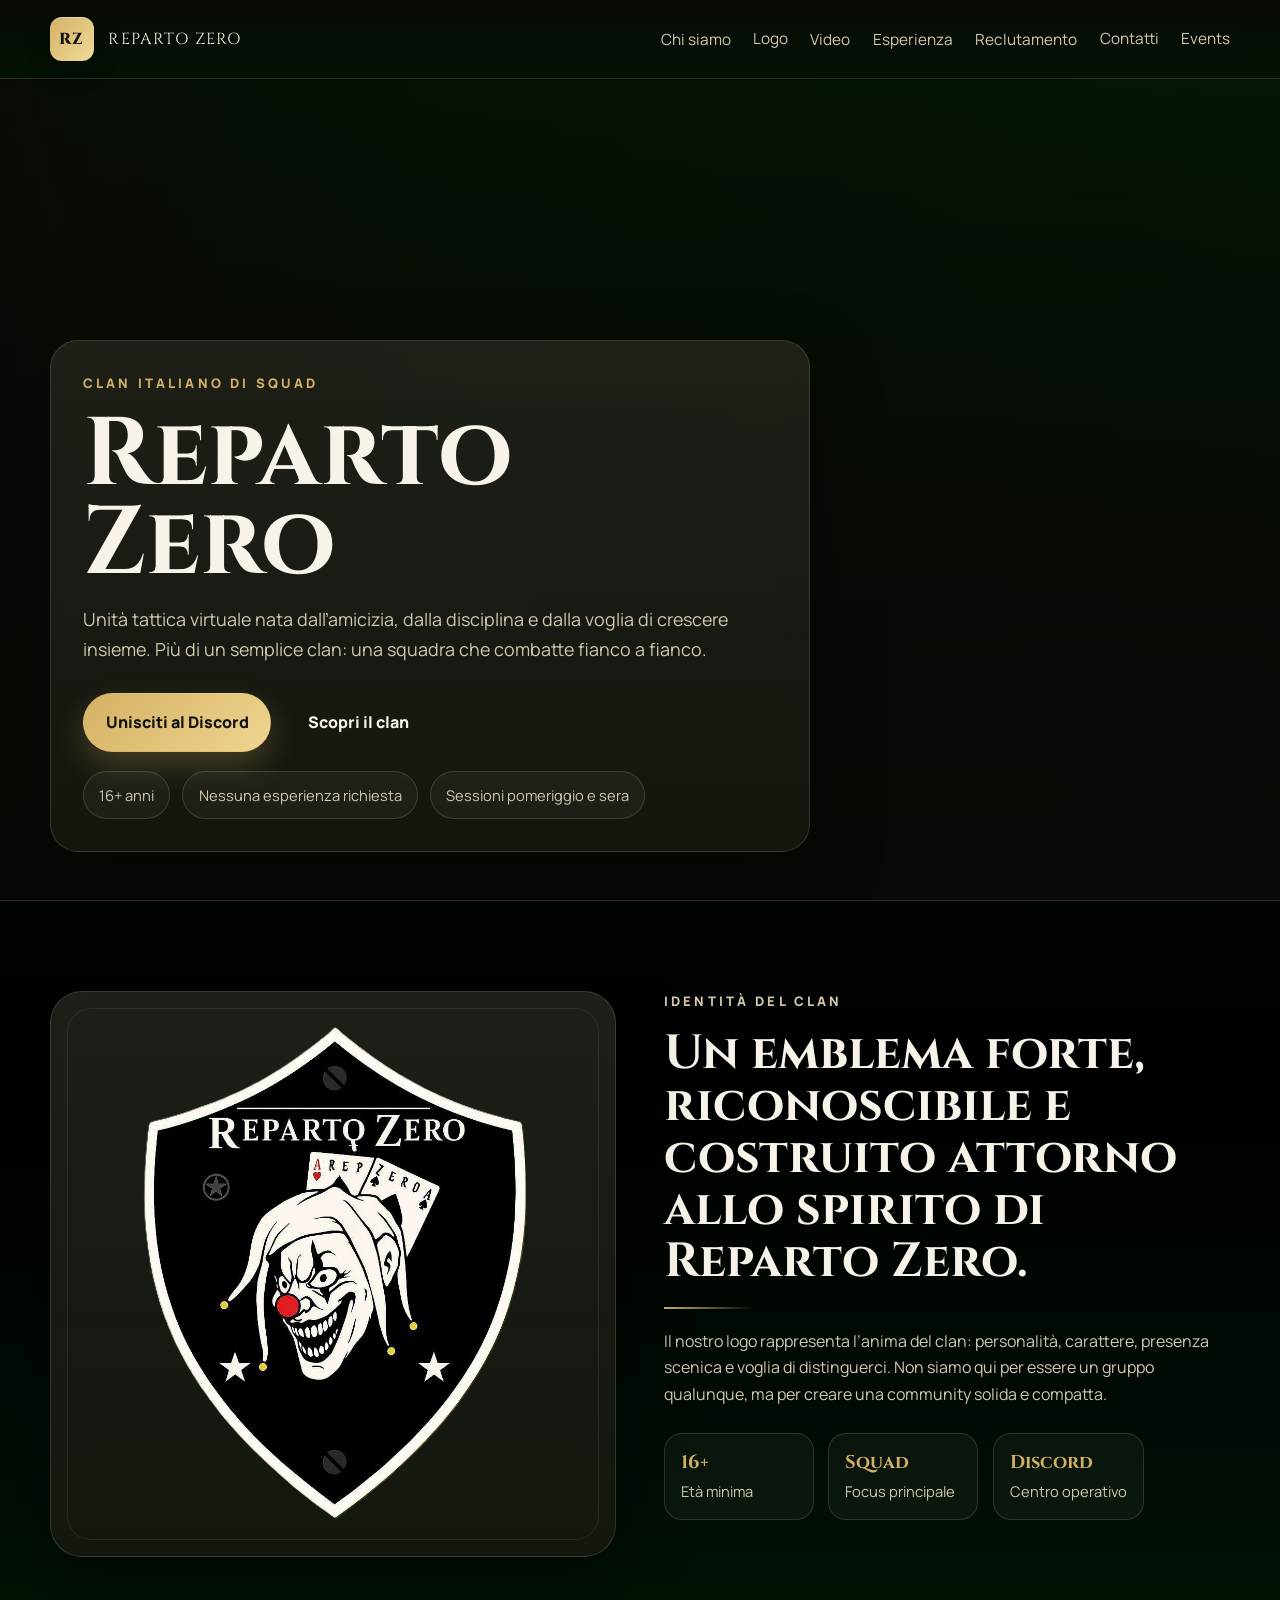
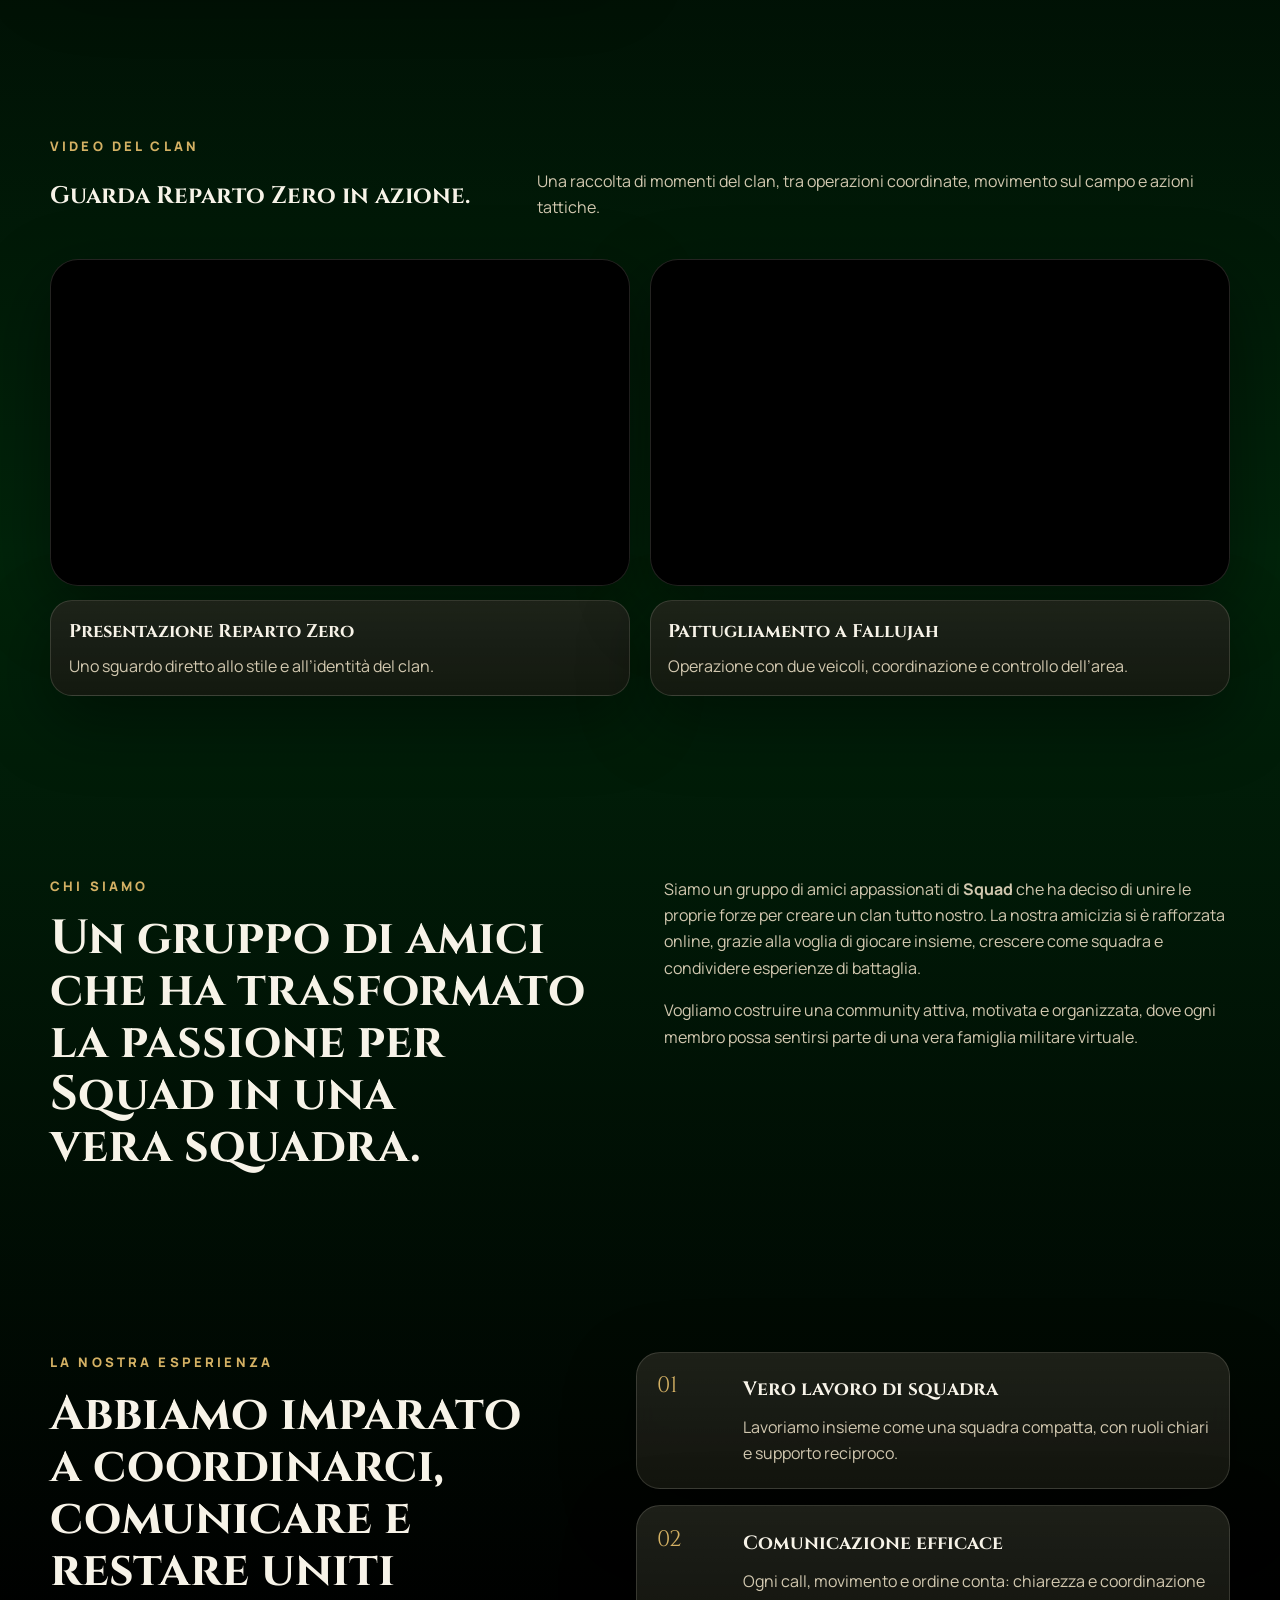
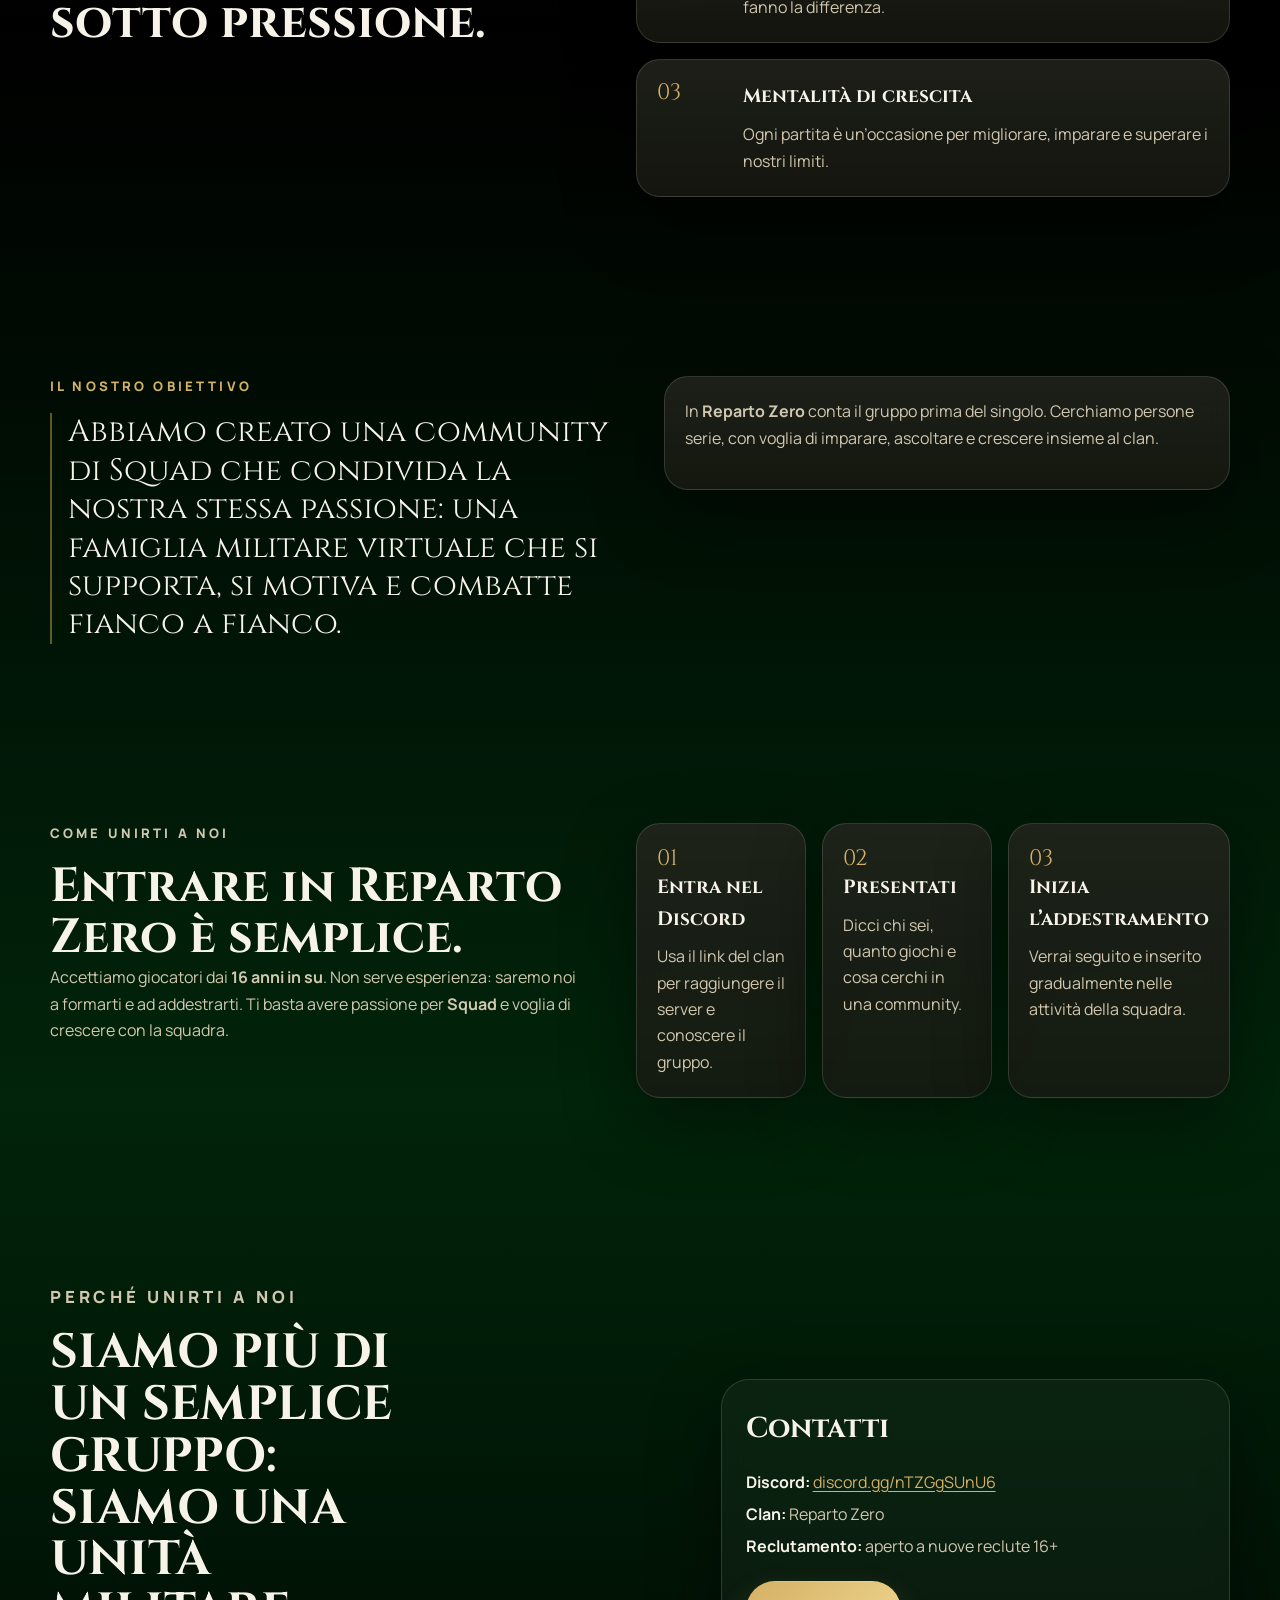
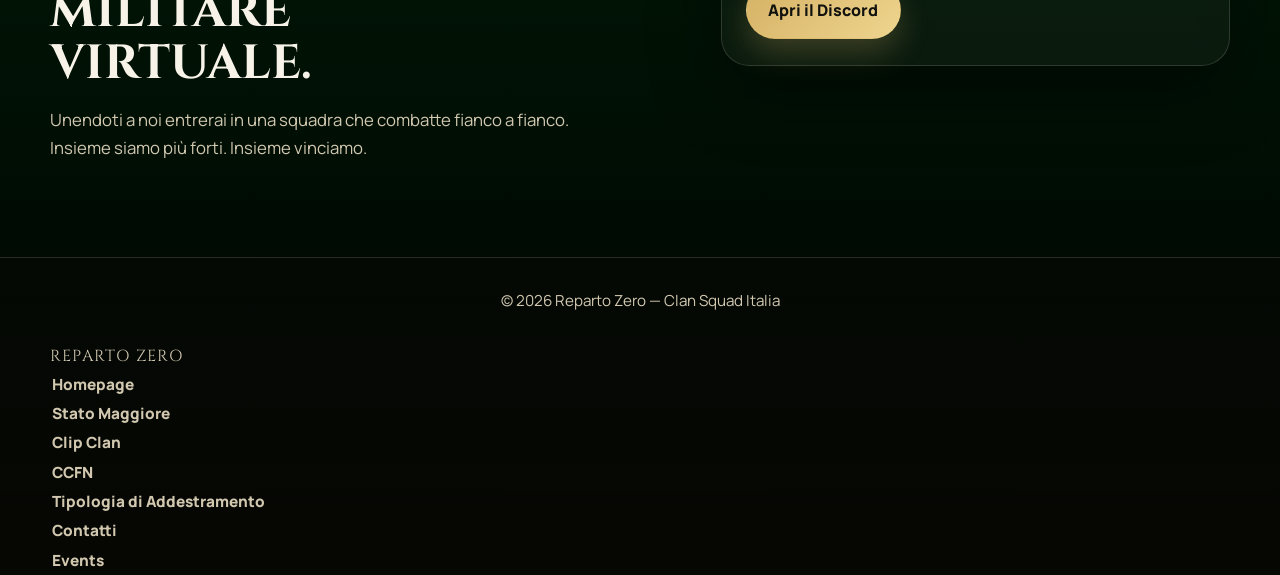
<file: index.html>
<!DOCTYPE html>
<html lang="it">
<head>
  <meta charset="UTF-8" />
  <meta name="viewport" content="width=device-width, initial-scale=1.0" />
  <title>Reparto Zero | Clan Squad</title>
  <meta name="description" content="Reparto Zero è un clan italiano di Squad: tattico, organizzato e aperto a nuove reclute." />
  <meta name="keywords" content="Squad, squad, Squaditalia, SquadItalia, Reparto zero, reparto zero, Reparto Zero, Italia">
  <link rel="preconnect" href="https://fonts.googleapis.com">
  <link rel="preconnect" href="https://fonts.gstatic.com" crossorigin>
  <link href="https://fonts.googleapis.com/css2?family=Cinzel:wght@500;700;800&family=Manrope:wght@400;500;700;800&display=swap" rel="stylesheet">
  <link rel="stylesheet" href="style.css" />
  <link rel="icon" type="image/x-icon" href="img/icon.ico">
</head>
<body>
  <header class="site-header">
    <div class="container nav-wrap">
      <a href="#hero" class="brand">
        <span class="brand-mark">RZ</span>
        <span class="brand-text">Reparto Zero</span>
      </a>

      <nav class="site-nav" aria-label="Menu principale">
        <ul class="dropdown">
          <li>
            <a href="#chi-siamo">Chi siamo</a>
            <ul class="tendina">
              <a href="stato maggiore.html" class="btn-secondary">Stato Maggiore</a>
            </ul>
          </li>
        </ul>
        <a href="#logo-clan">Logo</a>
        <ul class="dropdown">
          <li>
            <a href="#video">Video</a>
            <ul class="tendina">
              <a href="clip clan.html" class="btn-secondary">Clip Clan</a>
            </ul>
          </li>
        </ul>
        <ul class="dropdown">
          <li>
            <a href="#esperienza">Esperienza</a>
            <ul class="tendina">
              <li><a href="ccfn.html" class="btn-secondary">CCFN</a></li>
            </ul>
          </li>
        </ul>
        <ul class="dropdown">
          <li>
            <a href="#reclutamento">Reclutamento</a>
            <ul class="tendina">
              <a href="addestramento.html" class="btn-secondary">Tipologia di Addestramento</a>
            </ul>
          </li>
        </ul>
        
        <a href="#contatti">Contatti</a>
        <a href="invito-eventi.html">Events</a>
      </nav>
    </div>
  </header>

  <main>
    <section class="hero-banner" id="hero">
      <div class="hero-overlay">
        <iframe width="1920" height="1080" src="https://www.youtube.com/embed/SQLjpazPml8?autoplay=1&amp;mute=1&amp;loop=1&amp;controls=0" title="Video introduttivo Reparto Zero" frameborder="0" allow="accelerometer; autoplay; clipboard-write; encrypted-media; gyroscope; picture-in-picture; web-share" allowfullscreen></iframe>
      </div>

      <div class="container hero-content">
        <div class="hero-panel">
          <p class="eyebrow">Clan italiano di Squad</p>
          <h1>Reparto Zero</h1>
          <p class="lead">
            Unità tattica virtuale nata dall’amicizia, dalla disciplina e dalla voglia di crescere insieme.
            Più di un semplice clan: una squadra che combatte fianco a fianco.
          </p>

          <div class="hero-actions">
            <a href="https://discord.gg/nTZGgSUnU6" class="btn btn-primary" target="_blank" rel="noopener noreferrer">Unisciti al Discord</a>
            <a href="#chi-siamo" class="btn btn-secondary">Scopri il clan</a>
          </div>

          <ul class="hero-points">
            <li>16+ anni</li>
            <li>Nessuna esperienza richiesta</li>
            <li>Sessioni pomeriggio e sera</li>
          </ul>
        </div>
      </div>
    </section>

    <section class="section logo-showcase" id="logo-clan">
      <div class="container logo-showcase-grid">
        <div class="logo-frame">
          <img src="img/logo reparto zero.png" alt="Logo ufficiale del clan Reparto Zero" />
        </div>
        <div class="logo-showcase-copy">
          <p class="section-kicker">Identità del clan</p>
          <h2>Un emblema forte, riconoscibile e costruito attorno allo spirito di Reparto Zero.</h2>
          <div class="accent-line"></div>
          <p>
            Il nostro logo rappresenta l’anima del clan: personalità, carattere, presenza scenica e voglia di distinguerci.
            Non siamo qui per essere un gruppo qualunque, ma per creare una community solida e compatta.
          </p>
          <div class="stats-row">
            <div class="stat">
              <strong>16+</strong>
              <span>Età minima</span>
            </div>
            <div class="stat">
              <strong>Squad</strong>
              <span>Focus principale</span>
            </div>
            <div class="stat">
              <strong>Discord</strong>
              <span>Centro operativo</span>
            </div>
          </div>
        </div>
      </div>
    </section>

    <section class="section" id="video">
      <div class="container">
        <div class="video-section-head">
          <div>
            <p class="section-kicker">Video del clan</p>
            <h2>Guarda Reparto Zero in azione.</h2>
          </div>
          <div class="video-copy">
            <p>
              Una raccolta di momenti del clan, tra operazioni coordinate, movimento sul campo e azioni tattiche.
            </p>
          </div>
        </div>

        <div class="video-grid">
          <article class="video-card">
            <div class="video-frame" style="position:relative; aspect-ratio:16/9;">
              <iframe src="https://www.youtube.com/embed/rt-a1wnTgoo" style="top: 0; left: 0; width: 100%; height: 100%; position: absolute; border: 0;" allowfullscreen scrolling="no" allow="accelerometer *; clipboard-write *; encrypted-media *; gyroscope *; picture-in-picture *; web-share *;" referrerpolicy="strict-origin"></iframe>
            </div>
            <div class="video-meta">
              <h3>Presentazione Reparto Zero</h3>
              <p>Uno sguardo diretto allo stile e all’identità del clan.</p>
            </div>
          </article>

          <article class="video-card">
            <div class="video-frame" style="position:relative; aspect-ratio:16/9;">
              <iframe src="https://www.youtube.com/embed/PS_T47D86uY" style="top: 0; left: 0; width: 100%; height: 100%; position: absolute; border: 0;" allowfullscreen scrolling="no" allow="accelerometer *; clipboard-write *; encrypted-media *; gyroscope *; picture-in-picture *; web-share *;" referrerpolicy="strict-origin"></iframe>
            </div>
            <div class="video-meta">
              <h3>Pattugliamento a Fallujah</h3>
              <p>Operazione con due veicoli, coordinazione e controllo dell’area.</p>
            </div>
          </article>
        </div>
      </div>
    </section>

    <section class="section" id="chi-siamo">
      <div class="container intro-layout">
        <div class="intro-title">
          <p class="section-kicker">Chi siamo</p>
          <h2>Un gruppo di amici che ha trasformato la passione per Squad in una vera squadra.</h2>
        </div>
        <div class="intro-text">
          <p>
            Siamo un gruppo di amici appassionati di <strong>Squad</strong> che ha deciso di unire le proprie forze
            per creare un clan tutto nostro. La nostra amicizia si è rafforzata online, grazie alla voglia di giocare
            insieme, crescere come squadra e condividere esperienze di battaglia.
          </p>
          <p>
            Vogliamo costruire una community attiva, motivata e organizzata, dove ogni membro possa sentirsi parte
            di una vera famiglia militare virtuale.
          </p>
        </div>
      </div>
    </section>

    <section class="section" id="esperienza">
      <div class="container split-grid">
        <div class="split-heading">
          <p class="section-kicker">La nostra esperienza</p>
          <h2>Abbiamo imparato a coordinarci, comunicare e restare uniti sotto pressione.</h2>
        </div>

        <div class="stack-list">
          <article class="stack-item">
            <span class="item-number">01</span>
            <div>
              <h3>Vero lavoro di squadra</h3>
              <p>Lavoriamo insieme come una squadra compatta, con ruoli chiari e supporto reciproco.</p>
            </div>
          </article>

          <article class="stack-item">
            <span class="item-number">02</span>
            <div>
              <h3>Comunicazione efficace</h3>
              <p>Ogni call, movimento e ordine conta: chiarezza e coordinazione fanno la differenza.</p>
            </div>
          </article>

          <article class="stack-item">
            <span class="item-number">03</span>
            <div>
              <h3>Mentalità di crescita</h3>
              <p>Ogni partita è un’occasione per migliorare, imparare e superare i nostri limiti.</p>
            </div>
          </article>
        </div>
      </div>
    </section>

    <section class="section">
      <div class="container objective-grid">
        <div class="objective-quote">
          <p class="section-kicker">Il nostro obiettivo</p>
          <blockquote>
            Abbiamo creato una community di Squad che condivida la nostra stessa passione:
            una famiglia militare virtuale che si supporta, si motiva e combatte fianco a fianco.
          </blockquote>
        </div>

        <div class="objective-panel">
          <p>
            In <strong>Reparto Zero</strong> conta il gruppo prima del singolo. Cerchiamo persone serie,
            con voglia di imparare, ascoltare e crescere insieme al clan.
          </p>
        </div>
      </div>
    </section>

    <section class="section" id="reclutamento">
      <div class="container recruit-grid">
        <div class="recruit-copy">
          <p class="section-kicker">Come unirti a noi</p>
          <h2>Entrare in Reparto Zero è semplice.</h2>
          <p>
            Accettiamo giocatori dai <strong>16 anni in su</strong>. Non serve esperienza:
            saremo noi a formarti e ad addestrarti. Ti basta avere passione per <strong>Squad</strong>
            e voglia di crescere con la squadra.
          </p>
        </div>

        <div class="steps">
          <div class="step">
            <span>01</span>
            <h3>Entra nel Discord</h3>
            <p>Usa il link del clan per raggiungere il server e conoscere il gruppo.</p>
          </div>
          <div class="step">
            <span>02</span>
            <h3>Presentati</h3>
            <p>Dicci chi sei, quanto giochi e cosa cerchi in una community.</p>
          </div>
          <div class="step">
            <span>03</span>
            <h3>Inizia l’addestramento</h3>
            <p>Verrai seguito e inserito gradualmente nelle attività della squadra.</p>
          </div>
        </div>
      </div>
    </section>

    <section class="section join-section" id="contatti">
      <div class="container join-grid">
        <div class="join-copy">
          <p class="section-kicker">Perché unirti a noi</p>
          <h2>Siamo più di un semplice gruppo: siamo una unità militare virtuale.</h2>
          <p>
            Unendoti a noi entrerai in una squadra che combatte fianco a fianco.
            Insieme siamo più forti. Insieme vinciamo.
          </p>
        </div>

        <div class="contact-panel">
          <h3>Contatti</h3>
          <p><strong>Discord:</strong> <a class="inline-link" href="https://discord.gg/nTZGgSUnU6" target="_blank" rel="noopener noreferrer">discord.gg/nTZGgSUnU6</a></p>
          <p><strong>Clan:</strong> Reparto Zero</p>
          <p><strong>Reclutamento:</strong> aperto a nuove reclute 16+</p>
          <a href="https://discord.gg/nTZGgSUnU6" class="btn btn-primary" target="_blank" rel="noopener noreferrer">Apri il Discord</a>
        </div>
      </div>
    </section>
  </main> 

  <footer class="site-footer">
    <div class="container footer-wrap">
      <p>© 2026 Reparto Zero — Clan Squad Italia</p>
    </div>
    <div class="container site-nav" style="display: block;">
      <a href="#hero" class="brand">
        <span class="brand-text">Reparto Zero</span>
      </a>
      <br>
      <ul class="dropdown">
        <li><a href="#hero" class="btn-footer">Homepage</a></li>
        <li><a href="stato maggiore.html" class="btn-footer">Stato Maggiore</a></li>
        <li><a href="clip clan.html" class="btn-footer">Clip Clan</a></li>
        <li><a href="ccfn.html" class="btn-footer">CCFN</a></li>
        <li><a href="addestramento.html" class="btn-footer">Tipologia di Addestramento</a></li>
        <li><a href="contatti" class="btn-footer">Contatti</a></li>
        <li><a href="invito-eventi.html" class="btn-footer">Events</a></li>
      </ul>
    </div>
  </footer>

  <script>
    const menuToggle = document.querySelector('.menu-toggle');
    const siteNav = document.querySelector('.site-nav');

    if (menuToggle && siteNav) {
      menuToggle.addEventListener('click', () => {
        const isOpen = siteNav.classList.toggle('open');
        menuToggle.setAttribute('aria-expanded', isOpen ? 'true' : 'false');
      });

      siteNav.querySelectorAll('a').forEach(link => {
        link.addEventListener('click', () => {
          siteNav.classList.remove('open');
          menuToggle.setAttribute('aria-expanded', 'false');
        });
      });
    }
  </script>
</body>
</html>
</file>
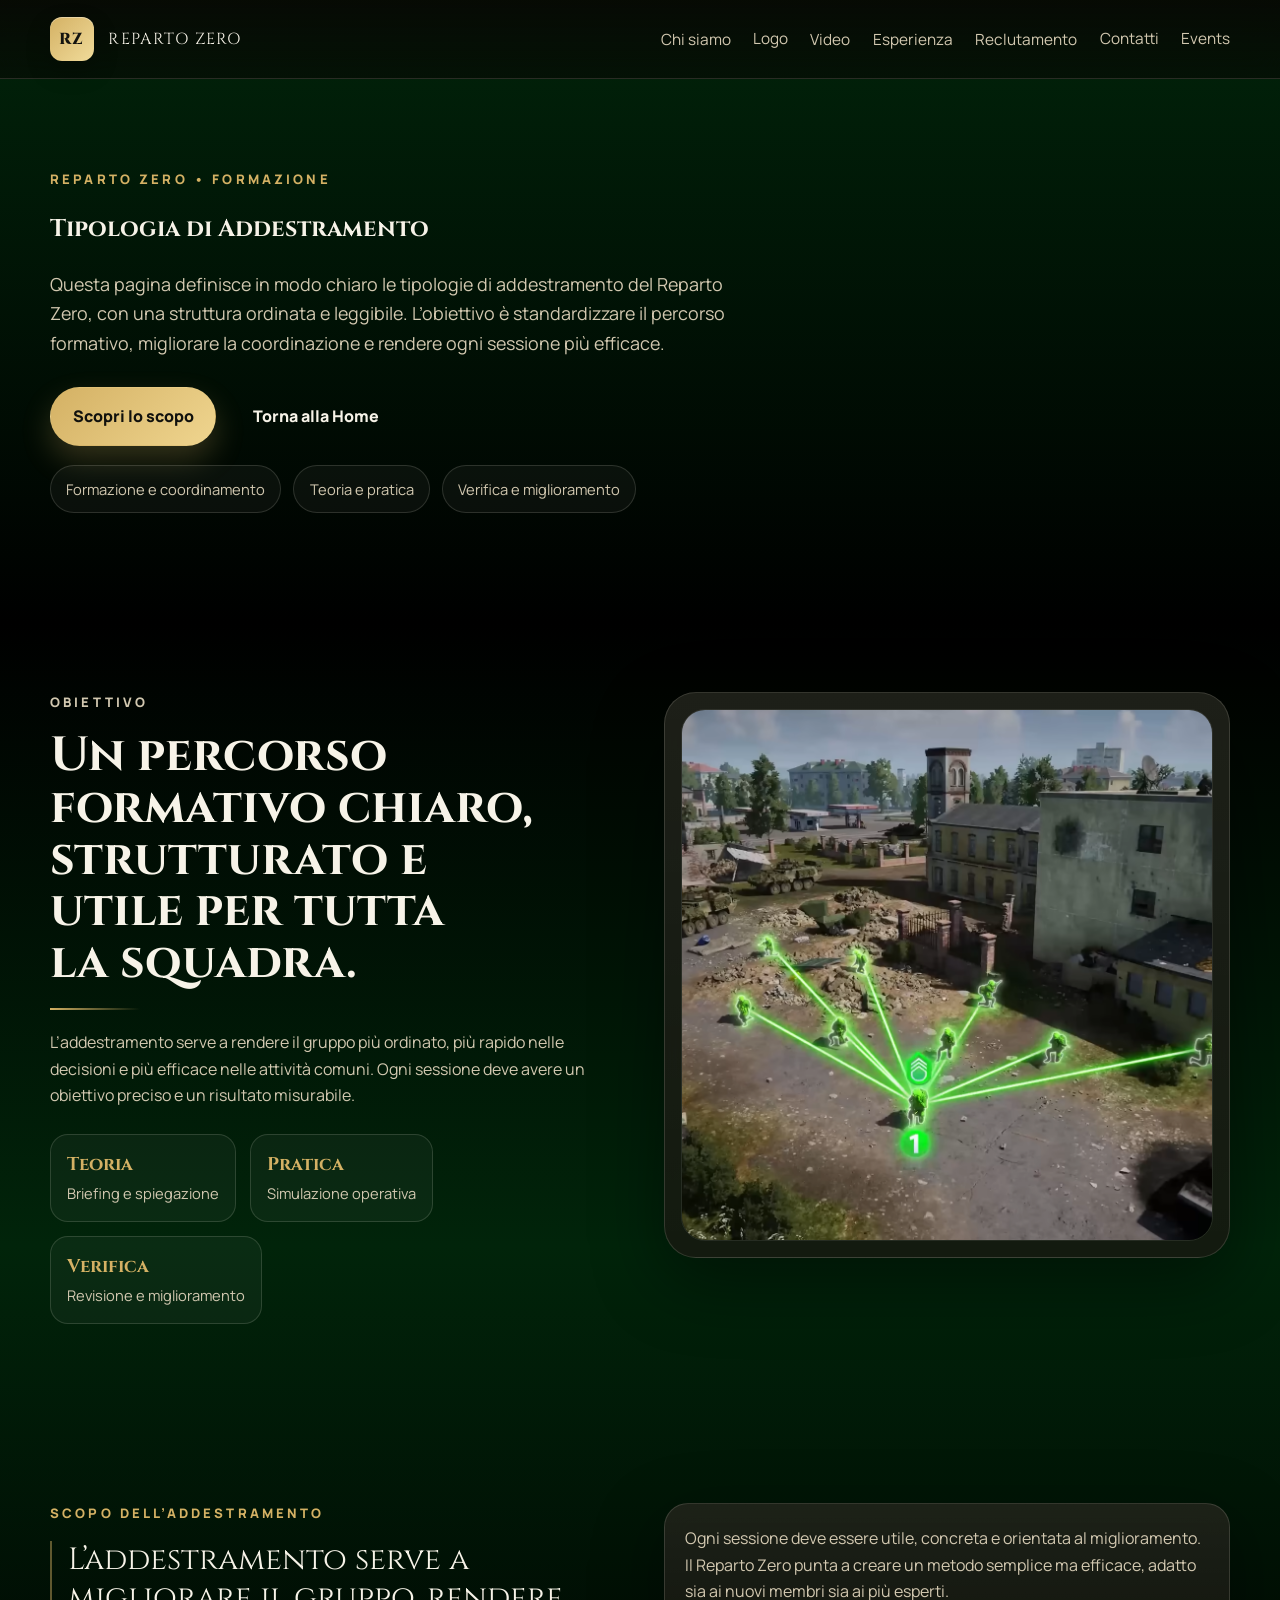
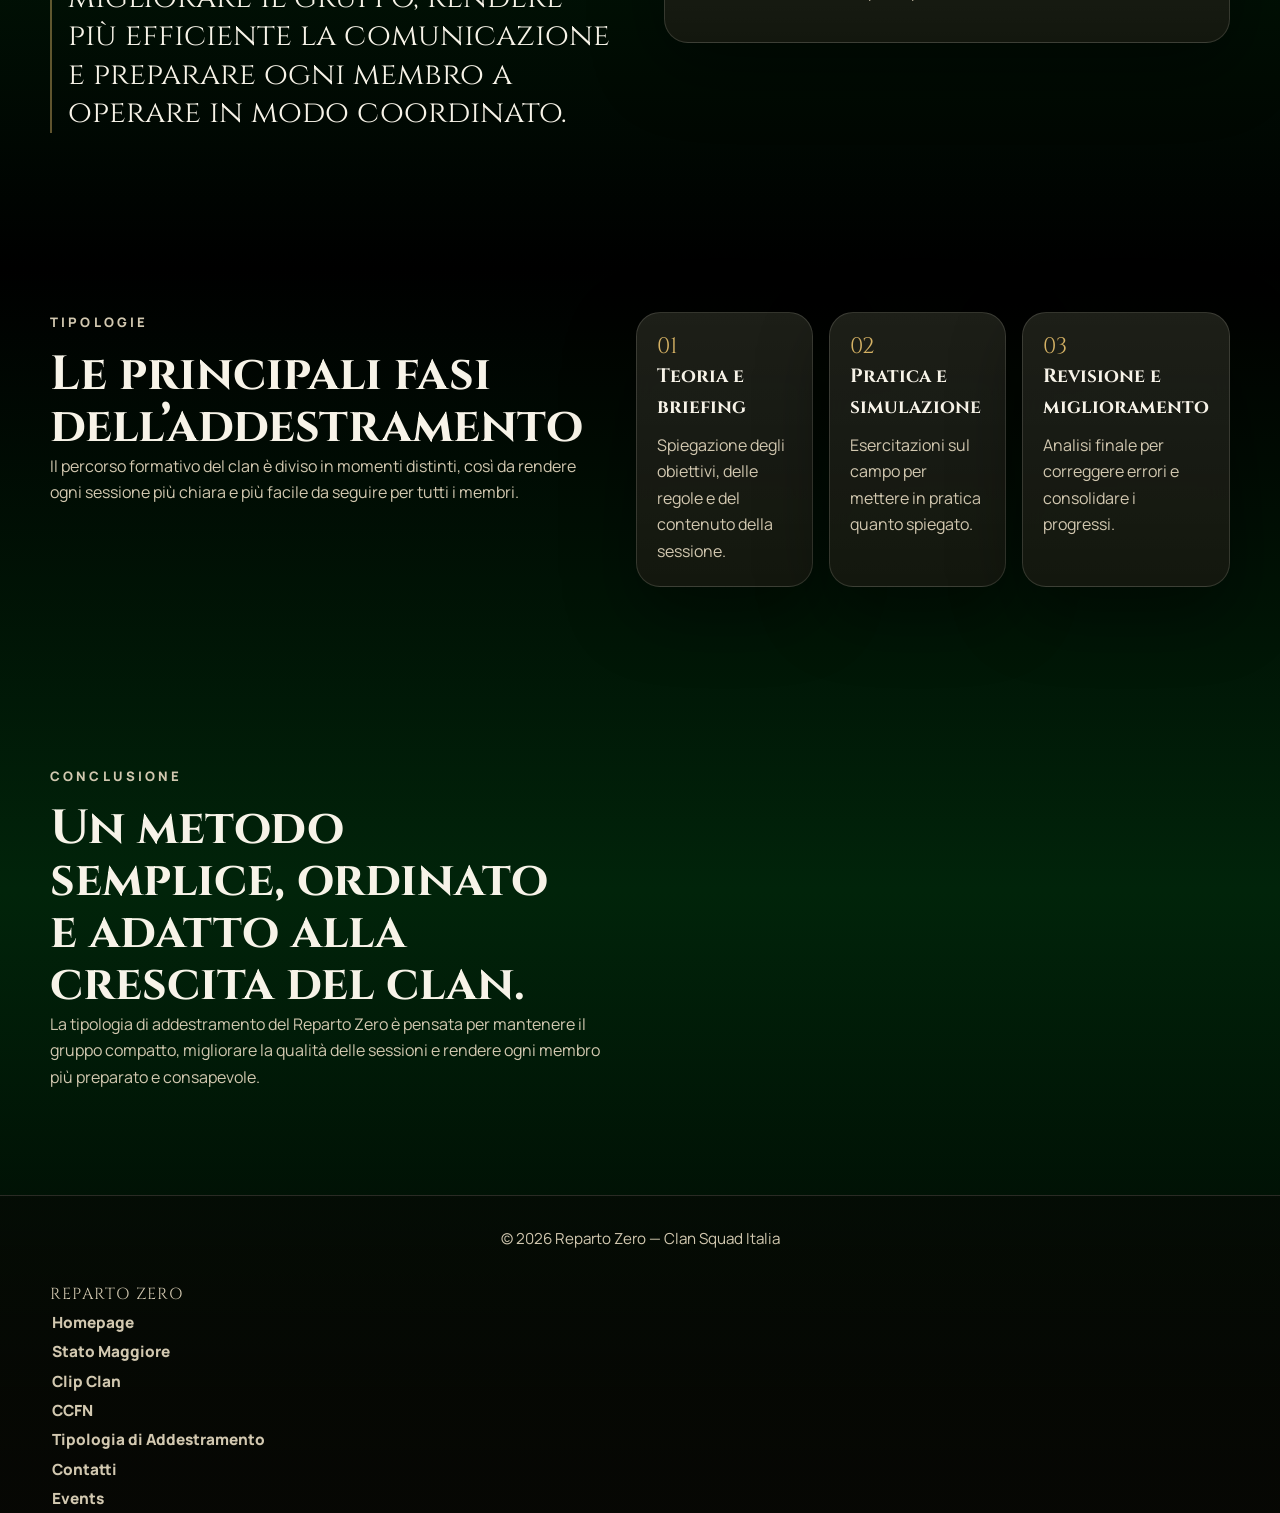
<file: addestramento.html>
<!DOCTYPE html>
<html lang="it">
<head>
  <meta charset="UTF-8" />
  <meta name="viewport" content="width=device-width, initial-scale=1.0" />
  <title>Tipologia di Addestramento | Reparto Zero</title>
  <meta name="description" content="Pagina dedicata alla tipologia di addestramento del Reparto Zero." />
  <link rel="preconnect" href="https://fonts.googleapis.com">
  <link rel="preconnect" href="https://fonts.gstatic.com" crossorigin>
  <link href="https://fonts.googleapis.com/css2?family=Cinzel:wght@500;700;800&family=Manrope:wght@400;500;700;800&display=swap" rel="stylesheet">
  <link rel="stylesheet" href="style.css" />
  <link rel="icon" type="image/x-icon" href="img/icon.ico">
</head>
<body>
  <header class="site-header">
    <div class="container nav-wrap">
      <a href="index.html#hero" class="brand">
        <span class="brand-mark">RZ</span>
        <span class="brand-text">Reparto Zero</span>
      </a>

      <nav class="site-nav" aria-label="Menu principale">
        <ul class="dropdown">
          <li>
            <a href="index.html#chi-siamo">Chi siamo</a>
            <ul class="tendina">
              <a href="stato maggiore.html" class="btn-secondary">Stato Maggiore</a>
            </ul>
          </li>
        </ul>
        <a href="index.html#logo-clan">Logo</a>
        <ul class="dropdown">
          <li>
            <a href="index.html#video">Video</a>
            <ul class="tendina">
              <a href="clip clan.html" class="btn-secondary">Clip Clan</a>
            </ul>
          </li>
        </ul>
        <ul class="dropdown">
          <li>
            <a href="index.html#esperienza">Esperienza</a>
            <ul class="tendina">
              <li><a href="ccfn.html" class="btn-secondary">CCFN</a></li>
            </ul>
          </li>
        </ul>
        <ul class="dropdown">
          <li>
            <a href="index.html#reclutamento">Reclutamento</a>
            <ul class="tendina">
              <a href="addestramento.html" class="btn-secondary">Tipologia di Addestramento</a>
            </ul>
          </li>
        </ul>
        
        <a href="index.html#contatti">Contatti</a>
        <a href="invito-eventi.html">Events</a>
      </nav>
    </div>
  </header>

  <main>
   <section class="section">
  <div class="container">
    <div class="training-panel">
      <p class="eyebrow">Reparto Zero • Formazione</p>
      <h1>Tipologia di Addestramento</h1>
      <p class="lead">
        Questa pagina definisce in modo chiaro le tipologie di addestramento del Reparto Zero,
        con una struttura ordinata e leggibile. L’obiettivo è standardizzare il percorso formativo,
        migliorare la coordinazione e rendere ogni sessione più efficace.
      </p>

      <div class="hero-actions">
        <a href="#scopo" class="btn btn-primary">Scopri lo scopo</a>
        <a href="index.html" class="btn btn-secondary">Torna alla Home</a>
      </div>

      <ul class="hero-points">
        <li>Formazione e coordinamento</li>
        <li>Teoria e pratica</li>
        <li>Verifica e miglioramento</li>
      </ul>
    </div>
  </div>
</section>

    <section class="section">
      <div class="container logo-showcase-grid">
        <div class="logo-showcase-copy">
          <p class="section-kicker">Obiettivo</p>
          <h2>Un percorso formativo chiaro, strutturato e utile per tutta la squadra.</h2>
          <div class="accent-line"></div>
          <p>
            L’addestramento serve a rendere il gruppo più ordinato, più rapido nelle decisioni e più efficace
            nelle attività comuni. Ogni sessione deve avere un obiettivo preciso e un risultato misurabile.
          </p>

          <div class="stats-row">
            <div class="stat">
              <strong>Teoria</strong>
              <span>Briefing e spiegazione</span>
            </div>
            <div class="stat">
              <strong>Pratica</strong>
              <span>Simulazione operativa</span>
            </div>
            <div class="stat">
              <strong>Verifica</strong>
              <span>Revisione e miglioramento</span>
            </div>
          </div>
        </div>

<div class="logo-frame">
  <img src="img/foto addestramento.png" alt="Foto addestramento" />
</div>

      </div>
    </section>

    <section class="section" id="scopo">
      <div class="container objective-grid">
        <div class="objective-quote">
          <p class="section-kicker">Scopo dell’addestramento</p>
          <blockquote>
            L’addestramento serve a migliorare il gruppo, rendere più efficiente la comunicazione e
            preparare ogni membro a operare in modo coordinato.
          </blockquote>
        </div>

        <div class="objective-panel">
          <p>
            Ogni sessione deve essere utile, concreta e orientata al miglioramento. Il Reparto Zero punta
            a creare un metodo semplice ma efficace, adatto sia ai nuovi membri sia ai più esperti.
          </p>
        </div>
      </div>
    </section>

    <section class="section">
      <div class="container recruit-grid">
        <div class="recruit-copy">
          <p class="section-kicker">Tipologie</p>
          <h2>Le principali fasi dell’addestramento</h2>
          <p>
            Il percorso formativo del clan è diviso in momenti distinti, così da rendere ogni sessione più
            chiara e più facile da seguire per tutti i membri.
          </p>
        </div>

        <div class="steps">
          <div class="step">
            <span>01</span>
            <h3>Teoria e briefing</h3>
            <p>Spiegazione degli obiettivi, delle regole e del contenuto della sessione.</p>
          </div>
          <div class="step">
            <span>02</span>
            <h3>Pratica e simulazione</h3>
            <p>Esercitazioni sul campo per mettere in pratica quanto spiegato.</p>
          </div>
          <div class="step">
            <span>03</span>
            <h3>Revisione e miglioramento</h3>
            <p>Analisi finale per correggere errori e consolidare i progressi.</p>
          </div>
        </div>
      </div>
    </section>

    <section class="section">
      <div class="container final-grid">
        <div>
          <p class="section-kicker">Conclusione</p>
          <h2>Un metodo semplice, ordinato e adatto alla crescita del clan.</h2>
          <p>
            La tipologia di addestramento del Reparto Zero è pensata per mantenere il gruppo compatto,
            migliorare la qualità delle sessioni e rendere ogni membro più preparato e consapevole.
          </p>
        </div>
      </div>
    </section>
  </main>

  <footer class="site-footer">
    <div class="container footer-wrap">
      <p>© 2026 Reparto Zero — Clan Squad Italia</p>
    </div>
    <div class="container site-nav" style="display: block;">
      <a href="index.html#hero" class="brand">
        <span class="brand-text">Reparto Zero</span>
      </a>
      <br>
      <ul class="dropdown">
        <li><a href="index.html#hero" class="btn-footer">Homepage</a></li>
        <li><a href="stato maggiore.html" class="btn-footer">Stato Maggiore</a></li>
        <li><a href="clip clan.html" class="btn-footer">Clip Clan</a></li>
        <li><a href="ccfn.html" class="btn-footer">CCFN</a></li>
        <li><a href="addestramento.html" class="btn-footer">Tipologia di Addestramento</a></li>
        <li><a href="contatti" class="btn-footer">Contatti</a></li>
        <li><a href="invito-eventi.html" class="btn-footer">Events</a></li>
      </ul>
    </div>
  </footer>
  
</body>
</html>
</file>
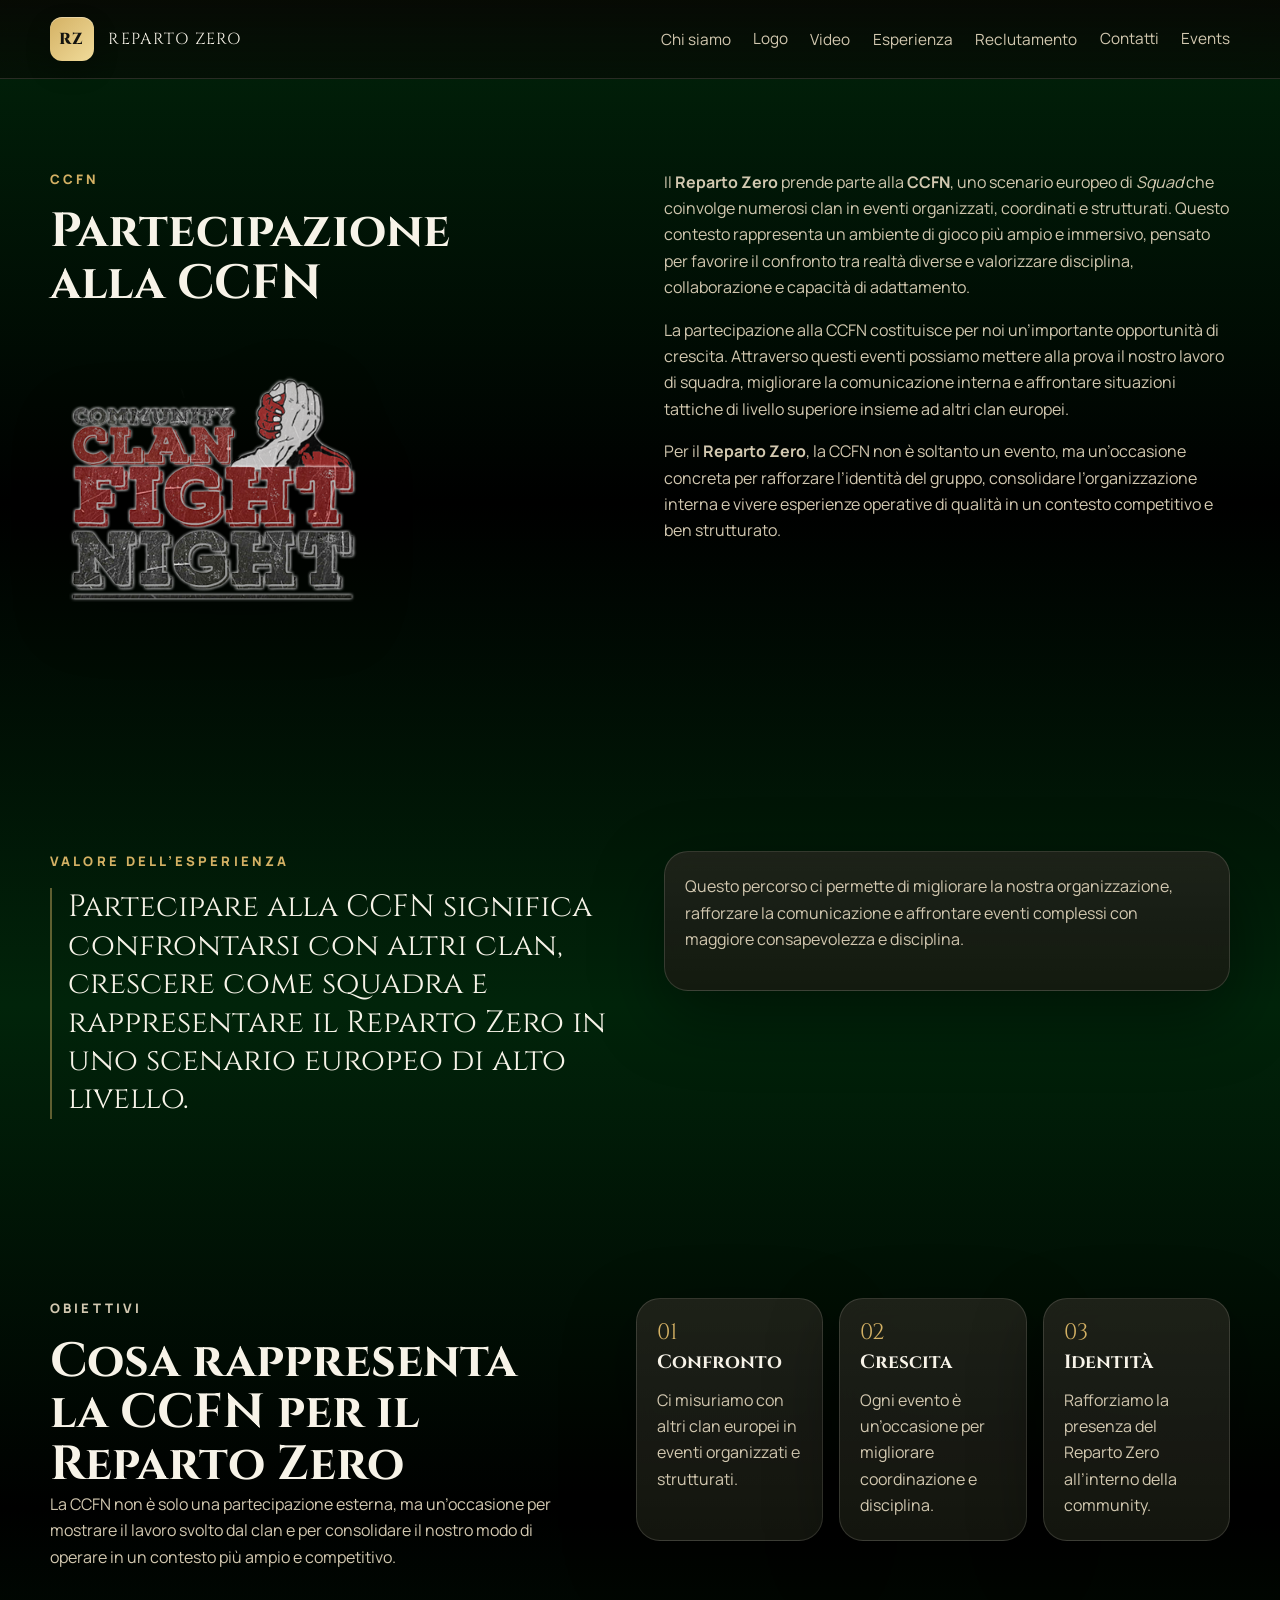
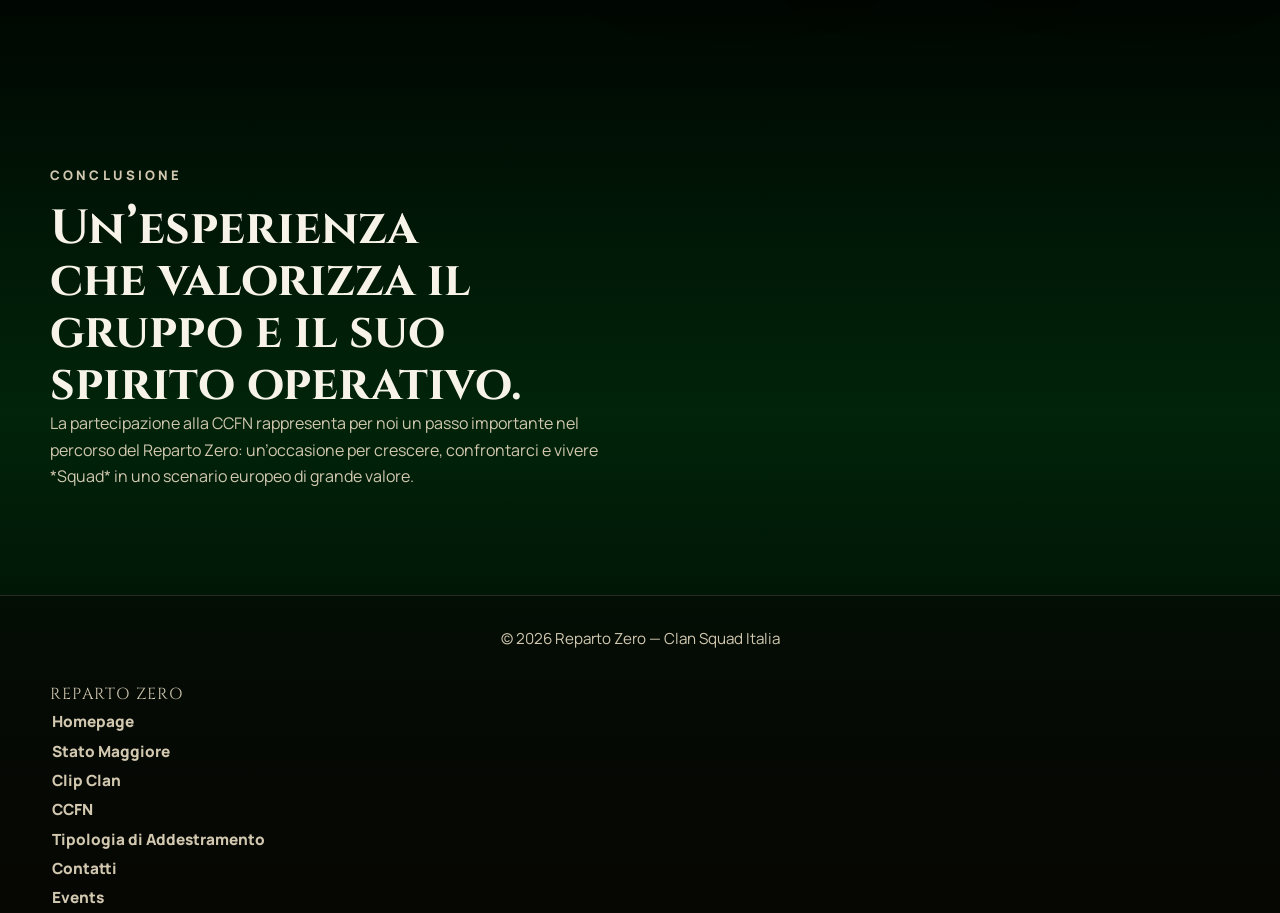
<file: ccfn.html>
<!DOCTYPE html>
<html lang="it">
<head>
  <meta charset="UTF-8" />
  <meta name="viewport" content="width=device-width, initial-scale=1.0" />
  <title>CCFN | Reparto Zero</title>
  <meta name="description" content="Pagina dedicata alla partecipazione del Reparto Zero alla CCFN." />
  <link rel="preconnect" href="https://fonts.googleapis.com">
  <link rel="preconnect" href="https://fonts.gstatic.com" crossorigin>
  <link href="https://fonts.googleapis.com/css2?family=Cinzel:wght@500;700;800&family=Manrope:wght@400;500;700;800&display=swap" rel="stylesheet">
  <link rel="stylesheet" href="style.css" />
  <link rel="icon" type="image/x-icon" href="img/icon.ico">
</head>
<body>
  <header class="site-header">
    <div class="container nav-wrap">
      <a href="index.html#hero" class="brand">
        <span class="brand-mark">RZ</span>
        <span class="brand-text">Reparto Zero</span>
      </a>

      <nav class="site-nav" aria-label="Menu principale">
        <ul class="dropdown">
          <li>
            <a href="index.html#chi-siamo">Chi siamo</a>
            <ul class="tendina">
              <a href="stato maggiore.html" class="btn-secondary">Stato Maggiore</a>
            </ul>
          </li>
        </ul>
        <a href="index.html#logo-clan">Logo</a>
        <ul class="dropdown">
          <li>
            <a href="index.html#video">Video</a>
            <ul class="tendina">
              <a href="clip clan.html" class="btn-secondary">Clip Clan</a>
            </ul>
          </li>
        </ul>
        <ul class="dropdown">
          <li>
            <a href="index.html#esperienza">Esperienza</a>
            <ul class="tendina">
              <li><a href="ccfn.html" class="btn-secondary">CCFN</a></li>
            </ul>
          </li>
        </ul>
        <ul class="dropdown">
          <li>
            <a href="index.html#reclutamento">Reclutamento</a>
            <ul class="tendina">
              <a href="addestramento.html" class="btn-secondary">Tipologia di Addestramento</a>
            </ul>
          </li>
        </ul>
        
        <a href="index.html#contatti">Contatti</a>
        <a href="invito-eventi.html">Events</a>
      </nav>
    </div>
  </header>

  <main>
    <section class="section">
      <div class="container intro-layout">
        <div class="intro-title">
          <p class="section-kicker">CCFN</p>
          <h2>Partecipazione alla CCFN</h2>

          <div class="ccfn-image">
            <img src="img/logo_ccfn_400.png" alt="Logo CCFN" />
          </div>
        </div>

        <div class="intro-text">
          <p>
            Il <strong>Reparto Zero</strong> prende parte alla <strong>CCFN</strong>, uno scenario europeo di <em>Squad</em>
            che coinvolge numerosi clan in eventi organizzati, coordinati e strutturati. Questo contesto rappresenta
            un ambiente di gioco più ampio e immersivo, pensato per favorire il confronto tra realtà diverse e valorizzare
            disciplina, collaborazione e capacità di adattamento.
          </p>
          <p>
            La partecipazione alla CCFN costituisce per noi un’importante opportunità di crescita. Attraverso questi eventi
            possiamo mettere alla prova il nostro lavoro di squadra, migliorare la comunicazione interna e affrontare
            situazioni tattiche di livello superiore insieme ad altri clan europei.
          </p>
          <p>
            Per il <strong>Reparto Zero</strong>, la CCFN non è soltanto un evento, ma un’occasione concreta per rafforzare
            l’identità del gruppo, consolidare l’organizzazione interna e vivere esperienze operative di qualità in un
            contesto competitivo e ben strutturato.
          </p>
        </div>
      </div>
    </section>

    <section class="section">
      <div class="container objective-grid">
        <div class="objective-quote">
          <p class="section-kicker">Valore dell’esperienza</p>
          <blockquote>
            Partecipare alla CCFN significa confrontarsi con altri clan, crescere come squadra e rappresentare
            il Reparto Zero in uno scenario europeo di alto livello.
          </blockquote>
        </div>

        <div class="objective-panel">
          <p>
            Questo percorso ci permette di migliorare la nostra organizzazione, rafforzare la comunicazione e
            affrontare eventi complessi con maggiore consapevolezza e disciplina.
          </p>
        </div>
      </div>
    </section>

    <section class="section">
      <div class="container recruit-grid">
        <div class="recruit-copy">
          <p class="section-kicker">Obiettivi</p>
          <h2>Cosa rappresenta la CCFN per il Reparto Zero</h2>
          <p>
            La CCFN non è solo una partecipazione esterna, ma un’occasione per mostrare il lavoro svolto dal clan
            e per consolidare il nostro modo di operare in un contesto più ampio e competitivo.
          </p>
        </div>

        <div class="steps">
          <div class="step">
            <span>01</span>
            <h3>Confronto</h3>
            <p>Ci misuriamo con altri clan europei in eventi organizzati e strutturati.</p>
          </div>
          <div class="step">
            <span>02</span>
            <h3>Crescita</h3>
            <p>Ogni evento è un’occasione per migliorare coordinazione e disciplina.</p>
          </div>
          <div class="step">
            <span>03</span>
            <h3>Identità</h3>
            <p>Rafforziamo la presenza del Reparto Zero all’interno della community.</p>
          </div>
        </div>
      </div>
    </section>

    <section class="section">
      <div class="container final-grid">
        <div>
          <p class="section-kicker">Conclusione</p>
          <h2>Un’esperienza che valorizza il gruppo e il suo spirito operativo.</h2>
          <p>
            La partecipazione alla CCFN rappresenta per noi un passo importante nel percorso del Reparto Zero:
            un’occasione per crescere, confrontarci e vivere *Squad* in uno scenario europeo di grande valore.
          </p>
        </div>
      </div>
    </section>
  </main>

  <footer class="site-footer">
    <div class="container footer-wrap">
      <p>© 2026 Reparto Zero — Clan Squad Italia</p>
    </div>
    <div class="container site-nav" style="display: block;">
      <a href="index.html#hero" class="brand">
        <span class="brand-text">Reparto Zero</span>
      </a>
      <br>
      <ul class="dropdown">
        <li><a href="index.html#hero" class="btn-footer">Homepage</a></li>
        <li><a href="stato maggiore.html" class="btn-footer">Stato Maggiore</a></li>
        <li><a href="clip clan.html" class="btn-footer">Clip Clan</a></li>
        <li><a href="ccfn.html" class="btn-footer">CCFN</a></li>
        <li><a href="addestramento.html" class="btn-footer">Tipologia di Addestramento</a></li>
        <li><a href="contatti" class="btn-footer">Contatti</a></li>
        <li><a href="invito-eventi.html" class="btn-footer">Events</a></li>
      </ul>
    </div>
  </footer>
  
</body>
</html>
</file>
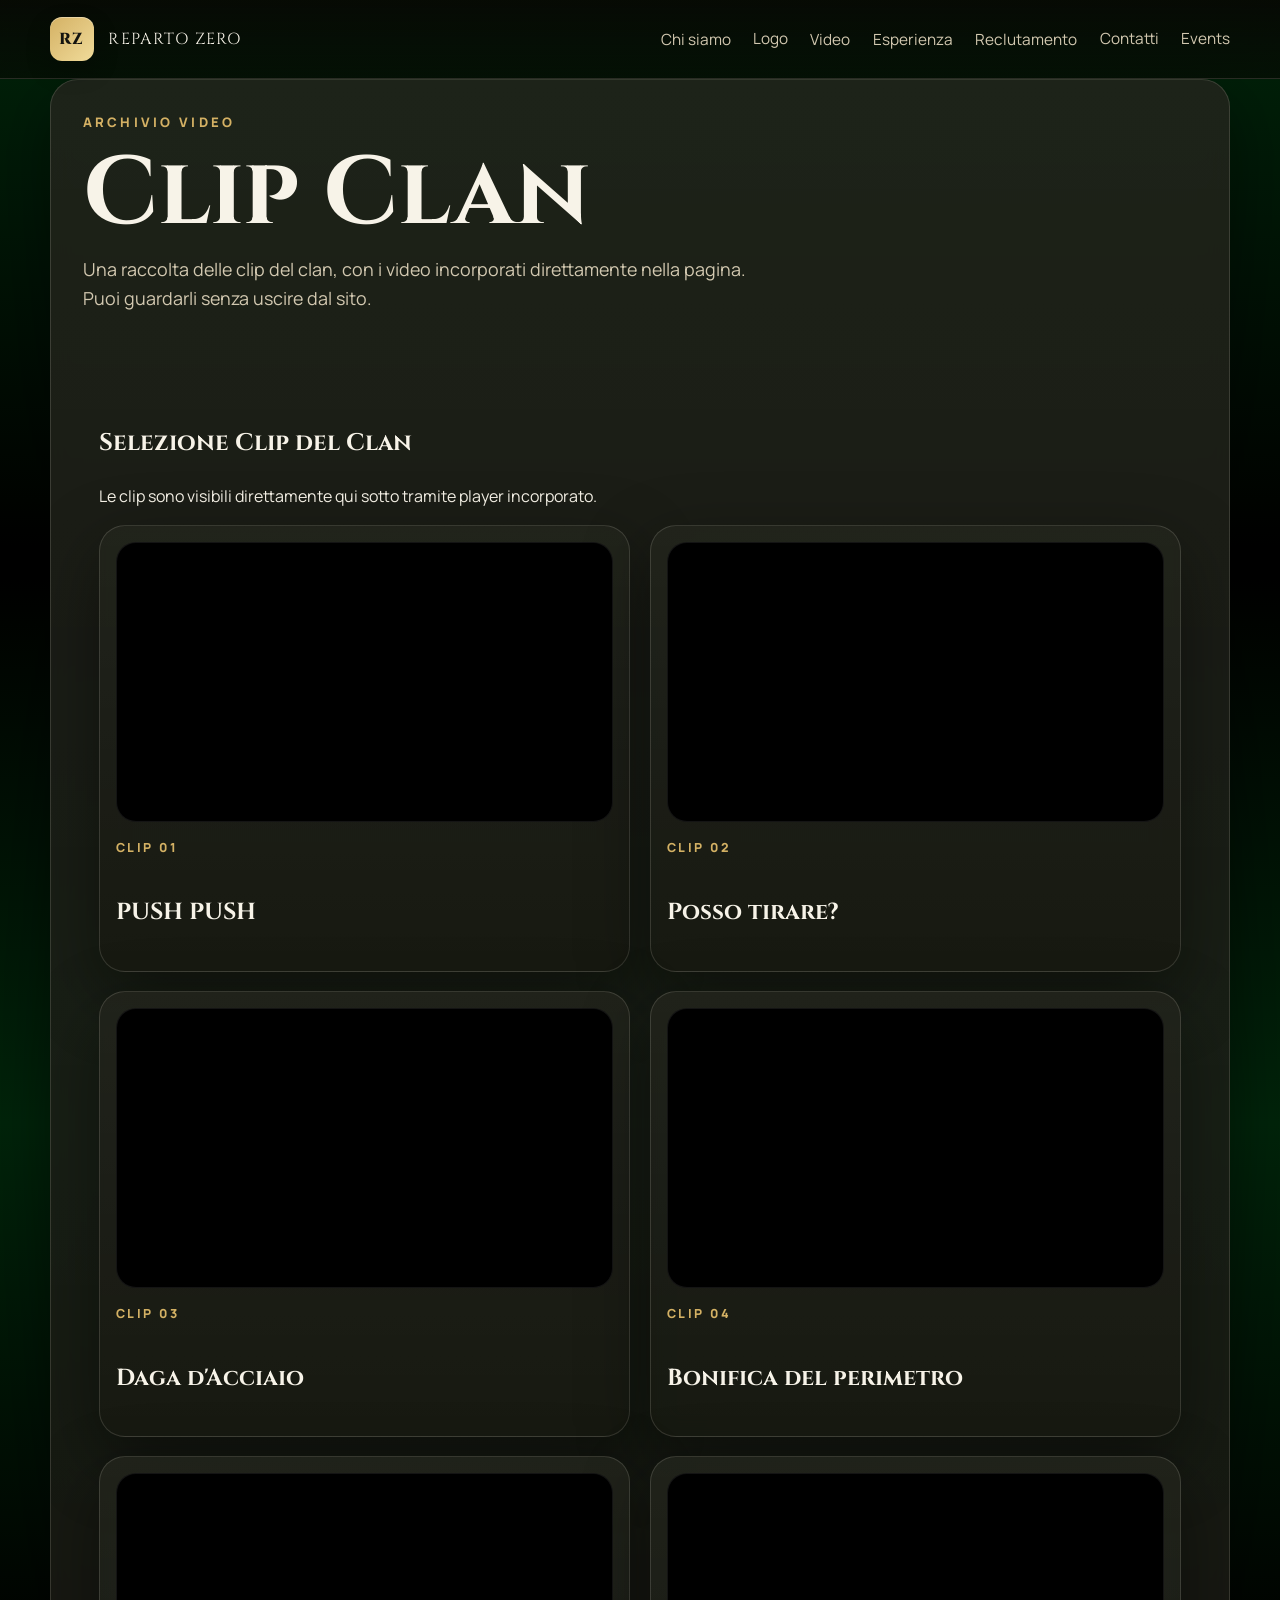
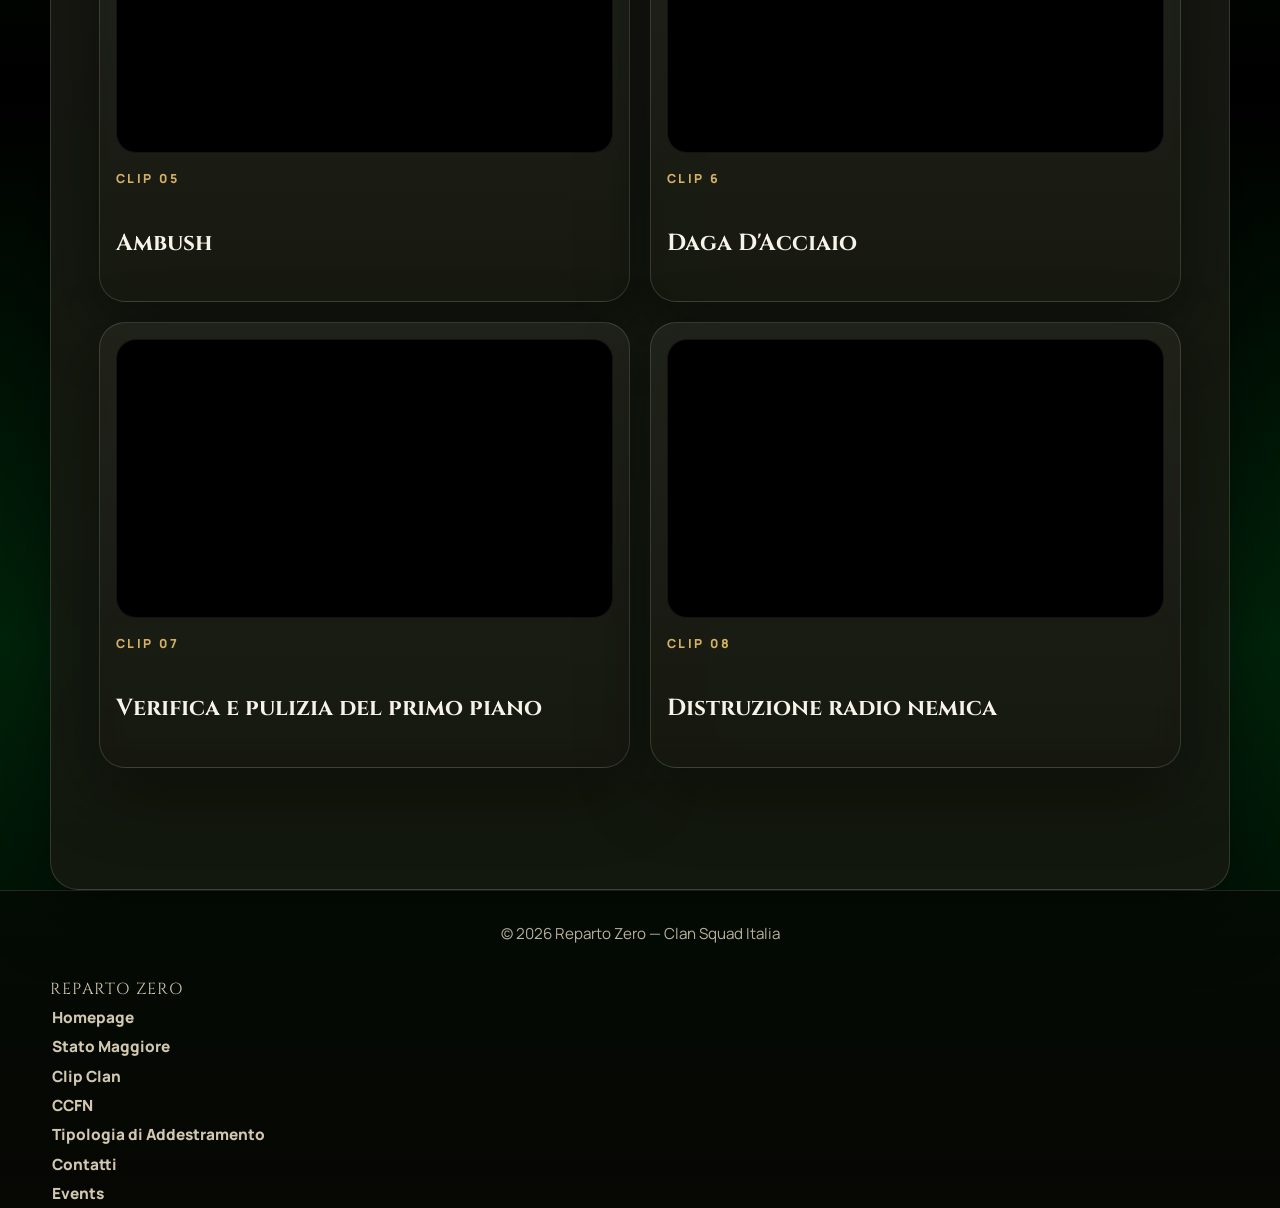
<file: clip clan.html>
<!DOCTYPE html>
<html lang="it">
<head>
  <meta charset="UTF-8" />
  <meta name="viewport" content="width=device-width, initial-scale=1.0" />
  <title>Clip Clan | Reparto Zero</title>
  <meta name="description" content="Pagina dedicata alle clip del clan Reparto Zero." />

  <link rel="preconnect" href="https://fonts.googleapis.com">
  <link rel="preconnect" href="https://fonts.gstatic.com" crossorigin>
  <link href="https://fonts.googleapis.com/css2?family=Cinzel:wght@500;600;700;800&family=Manrope:wght@400;500;600;700;800&display=swap" rel="stylesheet">
  <link rel="icon" type="image/x-icon" href="img/icon.ico">
  <link rel="stylesheet" href="style.css">

  <style>
    .hero-panel {
      max-width: 100%;
    }

    .clips-grid {
      display: grid;
      grid-template-columns: repeat(2, 1fr);
      gap: 1.2rem;
    }

    .clip-card {
      border: 1px solid var(--line);
      background:
        linear-gradient(180deg, rgba(255,255,255,0.06), rgba(255,255,255,0.015)),
        var(--panel);
      backdrop-filter: blur(12px);
      box-shadow: var(--shadow);
      border-radius: 26px;
      padding: 1rem;
      display: grid;
      gap: 1rem;
    }

    .clip-video {
      position: relative;
      width: 100%;
      aspect-ratio: 16 / 9;
      border-radius: 20px;
      overflow: hidden;
      border: 1px solid rgba(255,255,255,0.08);
      background: #000;
    }

    .clip-video iframe {
      width: 100%;
      height: 100%;
      border: 0;
      display: block;
    }

    .clip-meta {
      display: grid;
      gap: 0.7rem;
    }

    .clip-index {
      color: var(--gold);
      letter-spacing: 0.2em;
      text-transform: uppercase;
      font-size: 0.78rem;
      font-weight: 800;
    }

    .clip-meta h3 {
      font-size: 1.45rem;
      color: var(--text);
    }

    .clip-meta p {
      margin: 0;
      color: var(--muted);
    }
  </style>
</head>
<body>
  <header class="site-header">
    <div class="container nav-wrap">
      <a href="index.html#hero" class="brand">
        <span class="brand-mark">RZ</span>
        <span class="brand-text">Reparto Zero</span>
      </a>

      <button class="menu-toggle" aria-label="Apri menu" aria-expanded="false">
        <span></span>
        <span></span>
      </button>

      <nav class="site-nav" aria-label="Menu principale">
        <ul class="dropdown">
          <li>
            <a href="index.html#chi-siamo">Chi siamo</a>
            <ul class="tendina">
              <a href="stato maggiore.html" class="btn-secondary">Stato Maggiore</a>
            </ul>
          </li>
        </ul>
        <a href="index.html#logo-clan">Logo</a>
        <ul class="dropdown">
          <li>
            <a href="index.html#video">Video</a>
            <ul class="tendina">
              <a href="clip clan.html" class="btn-secondary">Clip Clan</a>
            </ul>
          </li>
        </ul>
        <ul class="dropdown">
          <li>
            <a href="index.html#esperienza">Esperienza</a>
            <ul class="tendina">
              <li><a href="ccfn.html" class="btn-secondary">CCFN</a></li>
            </ul>
          </li>
        </ul>
        <ul class="dropdown">
          <li>
            <a href="index.html#reclutamento">Reclutamento</a>
            <ul class="tendina">
              <a href="addestramento.html" class="btn-secondary">Tipologia di Addestramento</a>
            </ul>
          </li>
        </ul>
        
        <a href="index.html#contatti">Contatti</a>
        <a href="invito-eventi.html">Events</a>
      </nav>
    </div>
  </header>

  <main>
    <section class="page-hero">
      <div class="container">
        <div class="hero-panel reveal">
          <p class="eyebrow">Archivio Video</p>
          <h1>Clip Clan</h1>
          <p class="lead">
            Una raccolta delle clip del clan, con i video incorporati direttamente nella pagina.
            Puoi guardarli senza uscire dal sito.
          </p>

    <section class="section">
      <div class="container">
        <div class="section-head reveal">
          <h2>Selezione Clip del Clan</h2>
          <p>Le clip sono visibili direttamente qui sotto tramite player incorporato.</p>
        </div>

        <div class="clips-grid">
          <article class="clip-card reveal">
            <div class="clip-video">
              <iframe
                src="https://www.youtube.com/embed/jm3nGzebcg8"
                title="Clip 1"
                allow="accelerometer; autoplay; clipboard-write; encrypted-media; gyroscope; picture-in-picture"
                allowfullscreen>
              </iframe>
            </div>
            <div class="clip-meta">
              <span class="clip-index">Clip 01</span>
              <h3>PUSH PUSH</h3>
            </div>
          </article>

          <article class="clip-card reveal">
            <div class="clip-video">
              <iframe
                src="https://www.youtube.com/embed/7PpKnQzjrjk"
                title="Clip 2"
                allow="accelerometer; autoplay; clipboard-write; encrypted-media; gyroscope; picture-in-picture"
                allowfullscreen>
              </iframe>
            </div>
            <div class="clip-meta">
              <span class="clip-index">Clip 02</span>
              <h3>Posso tirare?</h3>
            </div>
          </article>

          <article class="clip-card reveal">
            <div class="clip-video">
              <iframe
                src="https://www.youtube.com/embed/5jvBiIU2caE"
                title="Clip 3"
                allow="accelerometer; autoplay; clipboard-write; encrypted-media; gyroscope; picture-in-picture"
                allowfullscreen>
              </iframe>
            </div>
            <div class="clip-meta">
              <span class="clip-index">Clip 03</span>
              <h3>Daga d'Acciaio</h3>
            </div>
          </article>

          <article class="clip-card reveal">
            <div class="clip-video">
              <iframe
                src="https://www.youtube.com/embed/9PvxU0wlw3s"
                title="Clip 4"
                allow="accelerometer; autoplay; clipboard-write; encrypted-media; gyroscope; picture-in-picture"
                allowfullscreen>
              </iframe>
            </div>
            <div class="clip-meta">
              <span class="clip-index">Clip 04</span>
              <h3>Bonifica del perimetro</h3>
            </div>
          </article>
          <article class='clip-card reveal'>
            <div class='clip-video'>
              <iframe
                src="https://www.youtube.com/embed/Jct10awEb9g?si=0AbctTtcTjqmZY6m"
                title="Clip 5"
                allow='accelerometer; autoplay; clipboard-write; encrypted-media; gyroscope; picture-in-picture'
                allowfullscreen>
              </iframe>
            </div>
            <div class='clip-meta'>
              <span class='clip-index'>CLIP 05</span>
              <h3>Ambush</h3>
            </div>
          </article>

           <article class='clip-card reveal'>
            <div class='clip-video'>
              <iframe
                src="https://www.youtube.com/embed/rO5Dyx-A-9k?si=jdJ4lbJS2QfBzaRo"
                title="Clip 6"
                allow='accelerometer; autoplay; clipboard-write; encrypted-media; gyroscope; picture-in-picture'
                allowfullscreen>
              </iframe>
            </div>
            <div class='clip-meta'>
              <span class='clip-index'>CLIP 6</span>
              <h3>Daga D'Acciaio</h3>
            </div>
          </article>

           <article class='clip-card reveal'>
            <div class='clip-video'>
              <iframe
                src="https://www.youtube.com/embed/77ltZnkE6-w?si=a42_XGvEcCost8ET"
                title="Clip 07"
                allow='accelerometer; autoplay; clipboard-write; encrypted-media; gyroscope; picture-in-picture'
                allowfullscreen>
              </iframe>
            </div>
            <div class='clip-meta'>
              <span class='clip-index'>CLIP 07</span>
              <h3>Verifica e pulizia del primo piano</h3>
            </div>
          </article>

           <article class='clip-card reveal'>
            <div class='clip-video'>
              <iframe
                src="https://www.youtube.com/embed/BGh0ugAet7g?si=rUaXw284YOU40grV"
                title="cLIP 08"
                allow='accelerometer; autoplay; clipboard-write; encrypted-media; gyroscope; picture-in-picture'
                allowfullscreen>
              </iframe>
            </div>
            <div class='clip-meta'>
              <span class='clip-index'>clip 08</span>
              <h3>Distruzione radio nemica</h3>
            </div>
          </article> 
        </div>
      </div>
    </section>
  </main>

  <footer class="site-footer">
    <div class="container footer-wrap">
      <p>© 2026 Reparto Zero — Clan Squad Italia</p>
    </div>
    <div class="container site-nav" style="display: block;">
      <a href="index.html#hero" class="brand">
        <span class="brand-text">Reparto Zero</span>
      </a>
      <br>
      <ul class="dropdown">
        <li><a href="index.html#hero" class="btn-footer">Homepage</a></li>
        <li><a href="stato maggiore.html" class="btn-footer">Stato Maggiore</a></li>
        <li><a href="clip clan.html" class="btn-footer">Clip Clan</a></li>
        <li><a href="ccfn.html" class="btn-footer">CCFN</a></li>
        <li><a href="addestramento.html" class="btn-footer">Tipologia di Addestramento</a></li>
        <li><a href="contatti" class="btn-footer">Contatti</a></li>
        <li><a href="invito-eventi.html" class="btn-footer">Events</a></li>
      </ul>
    </div>
  </footer>

  <script>
    const observer = new IntersectionObserver((entries) => {
      entries.forEach((entry) => {
        if (entry.isIntersecting) entry.target.classList.add('is-visible');
      });
    }, { threshold: 0.12 });

    document.querySelectorAll('.reveal').forEach((el) => observer.observe(el));
  </script>
</body>
</html>
</file>
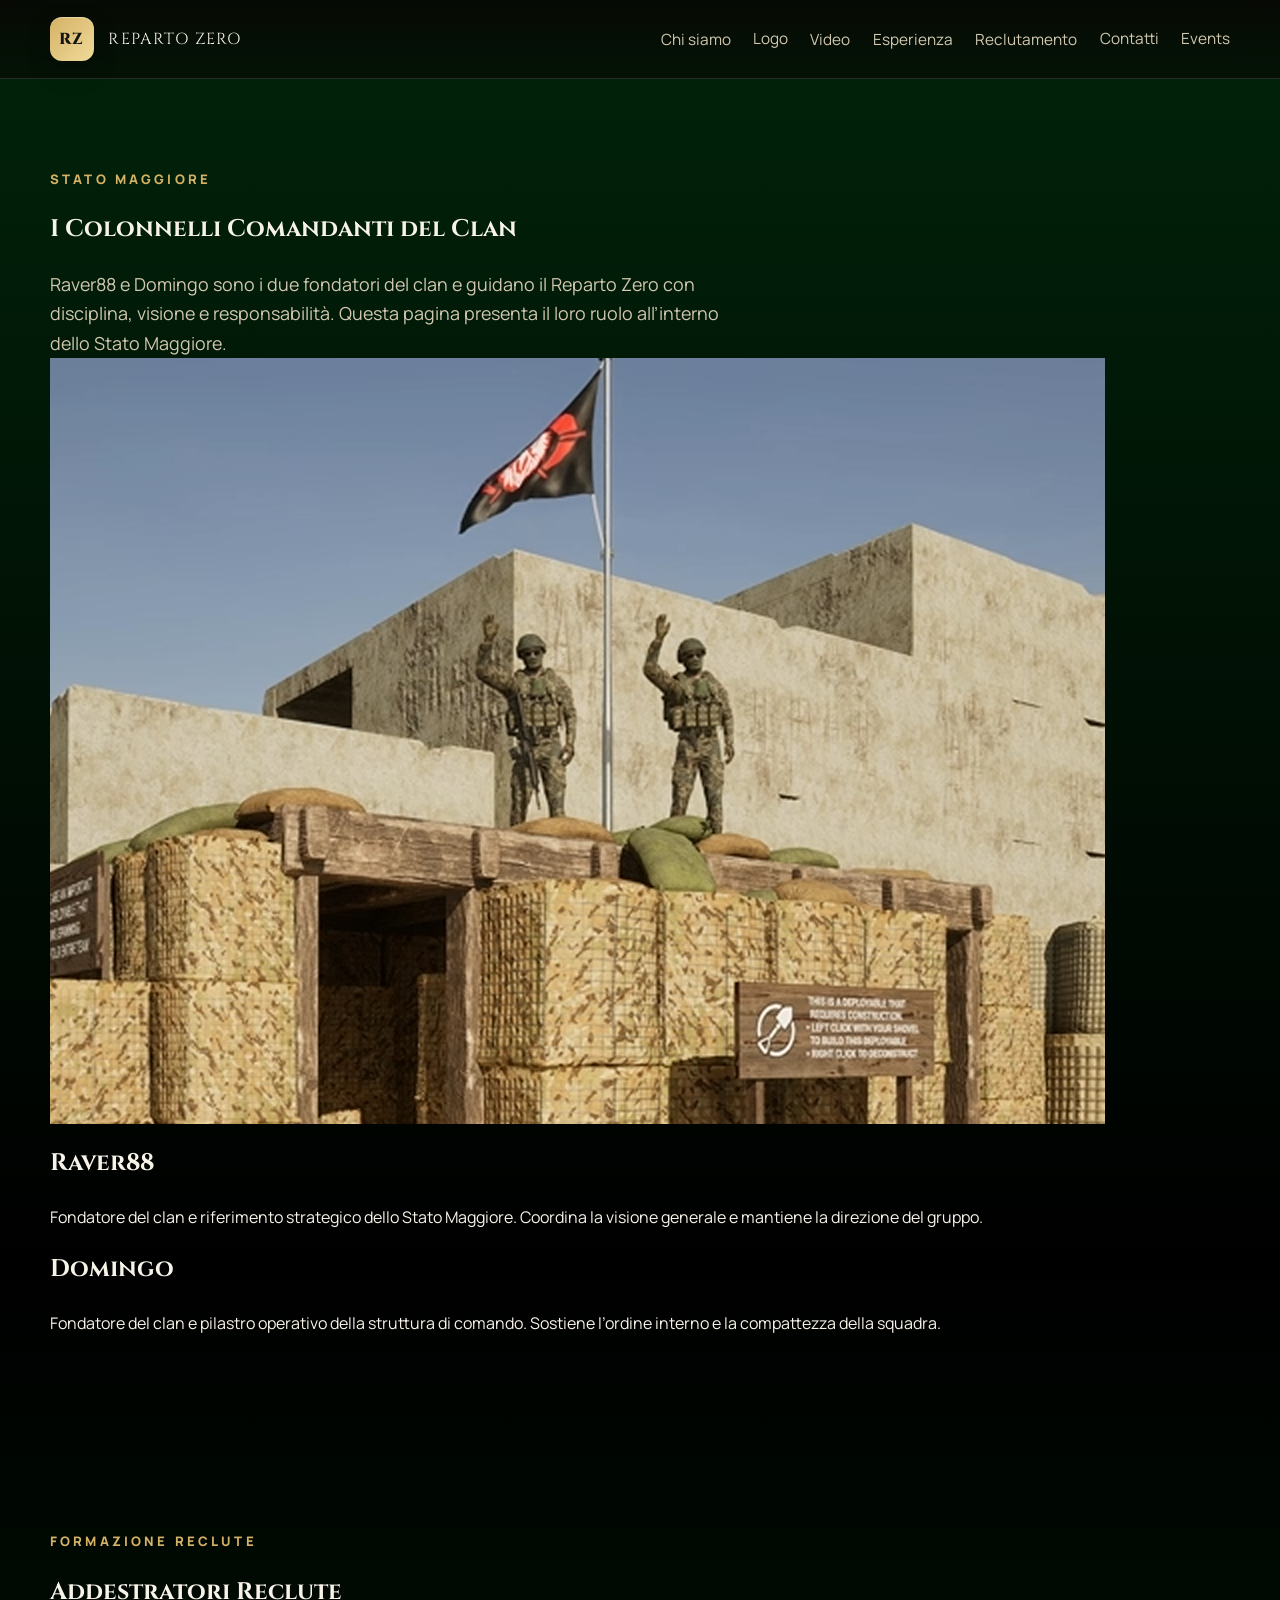
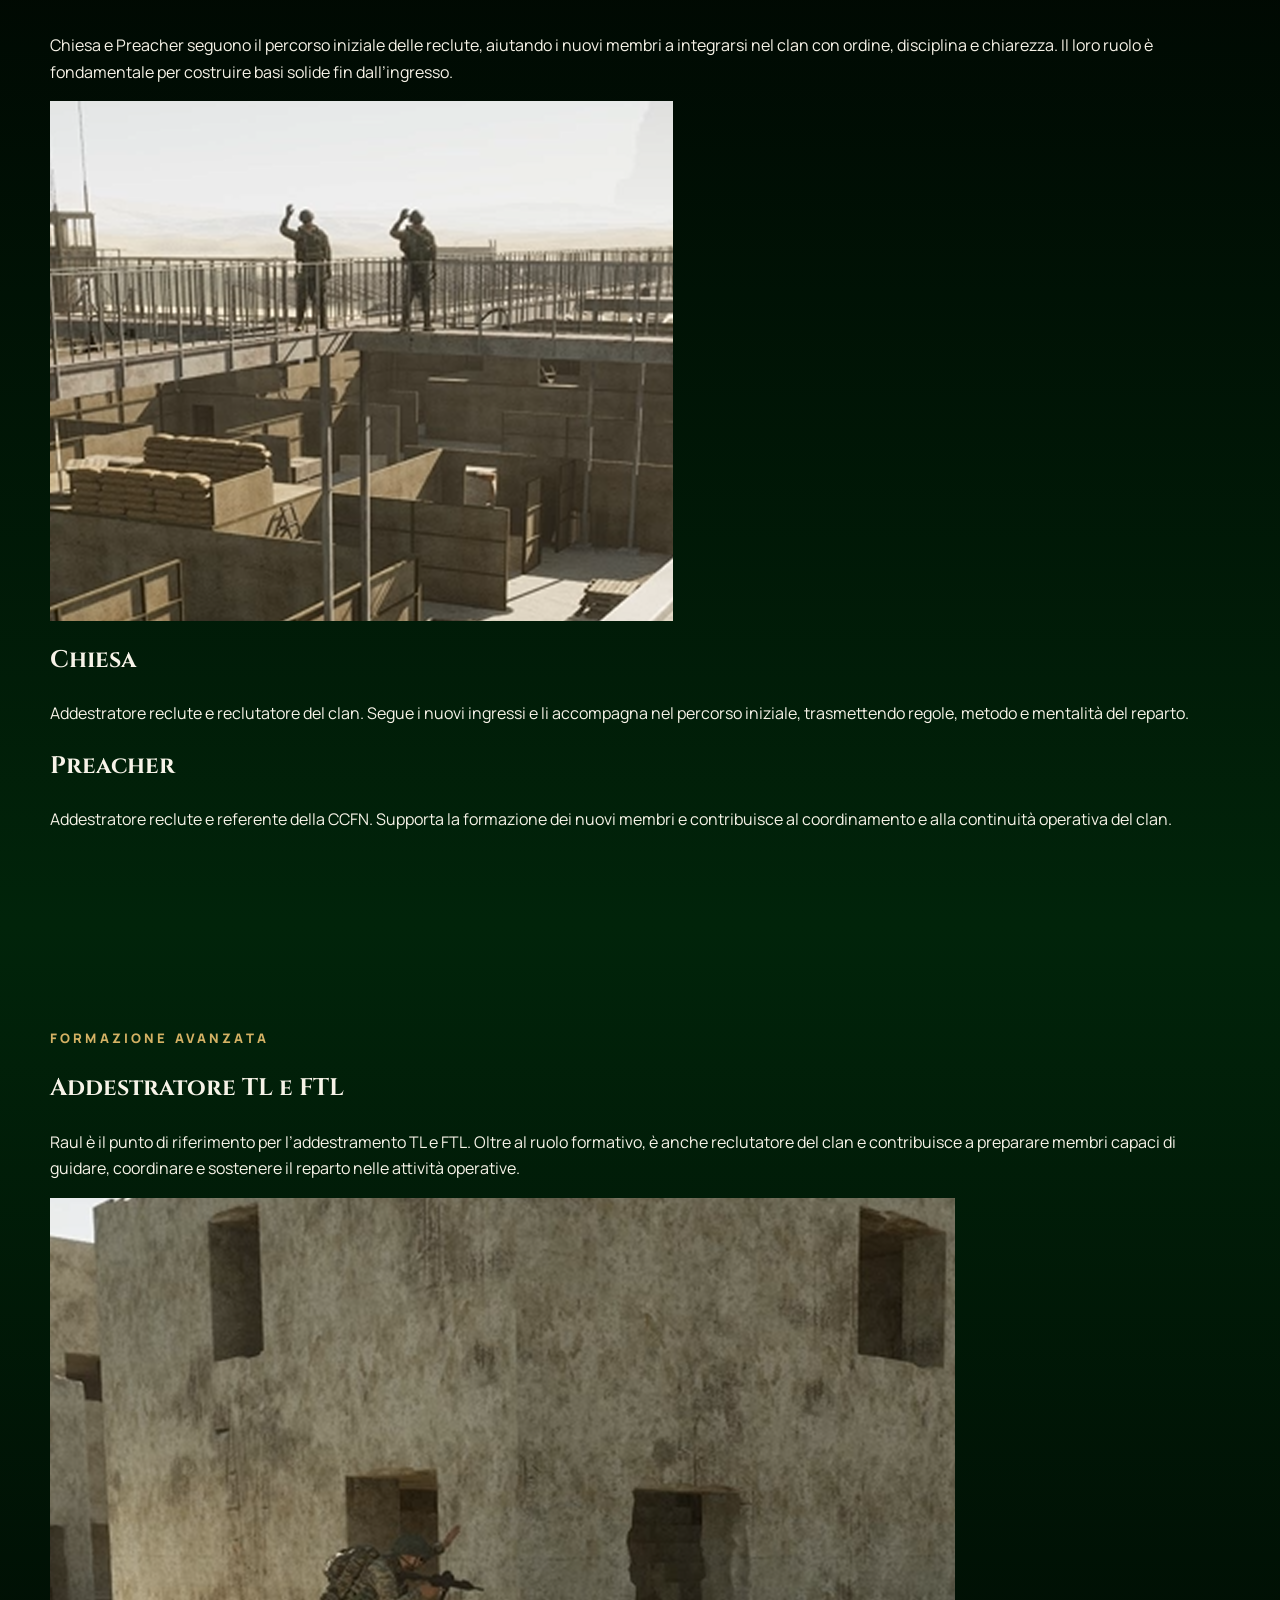
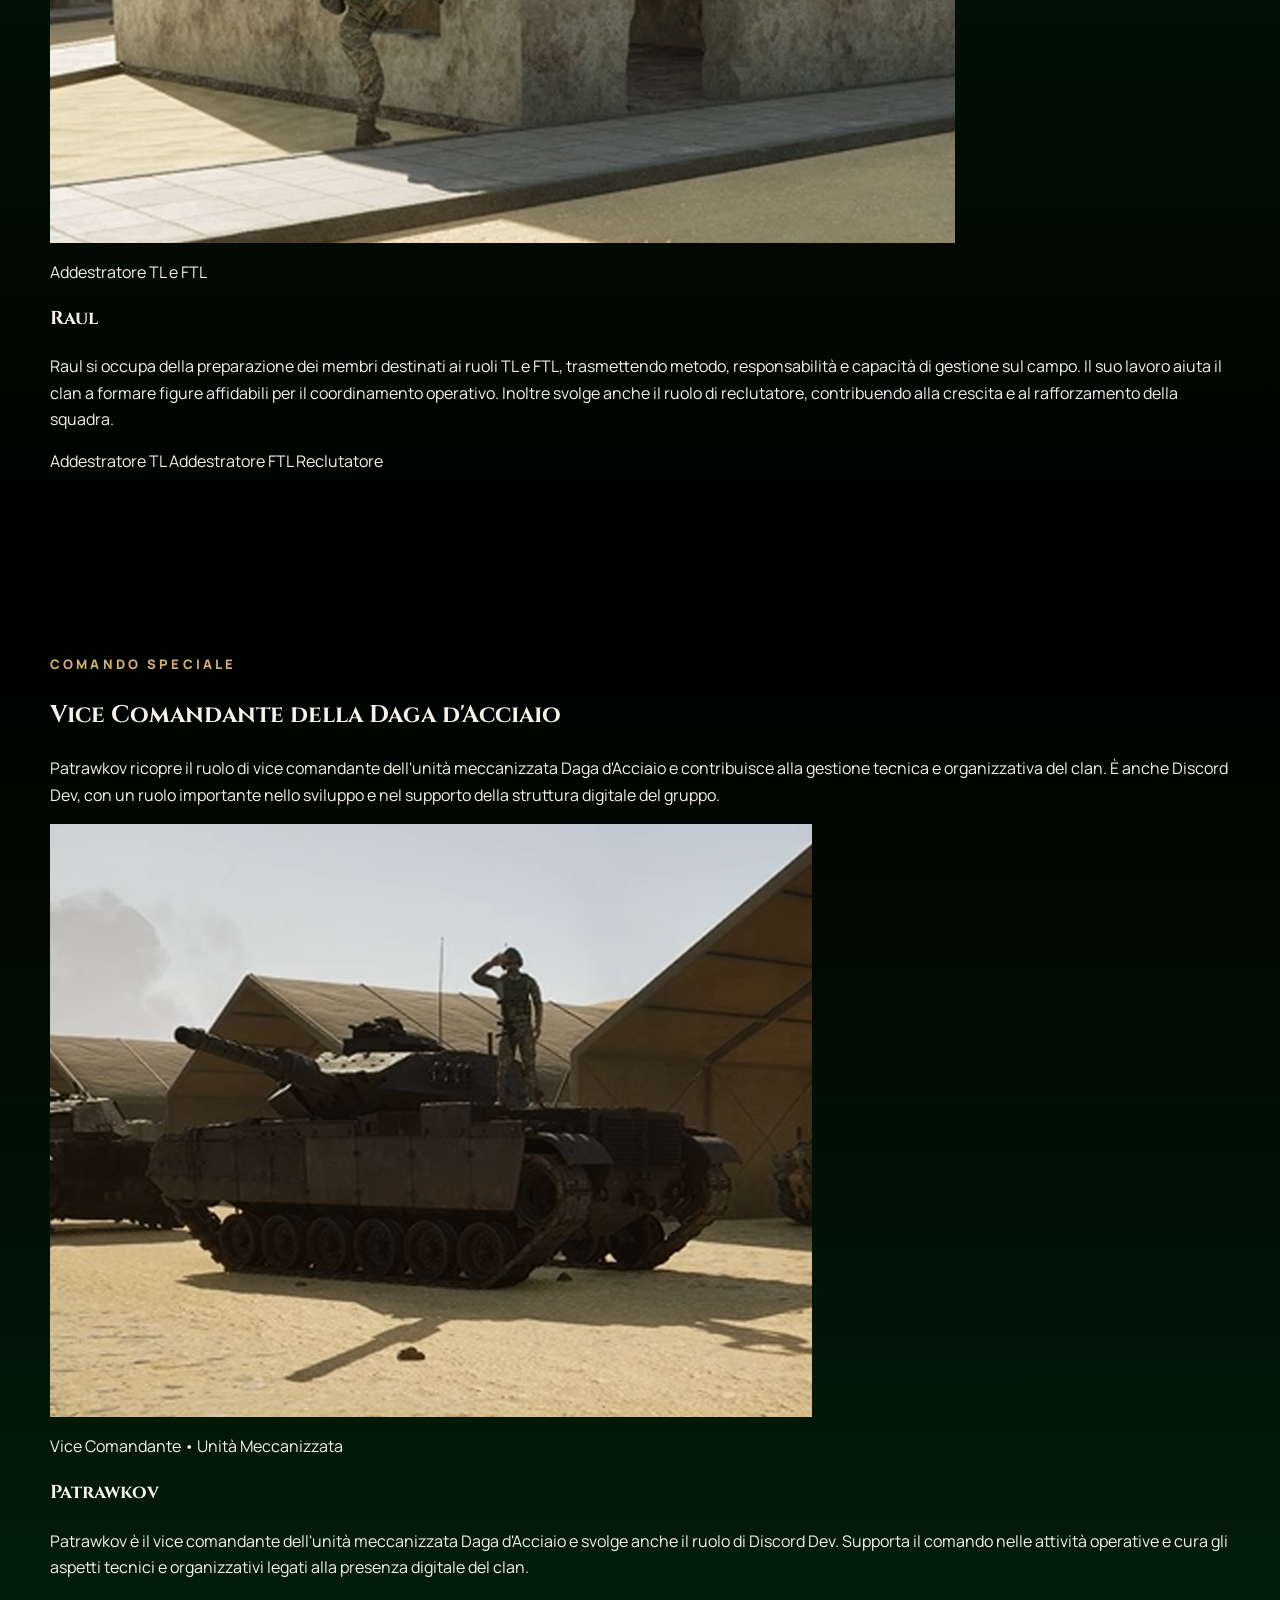
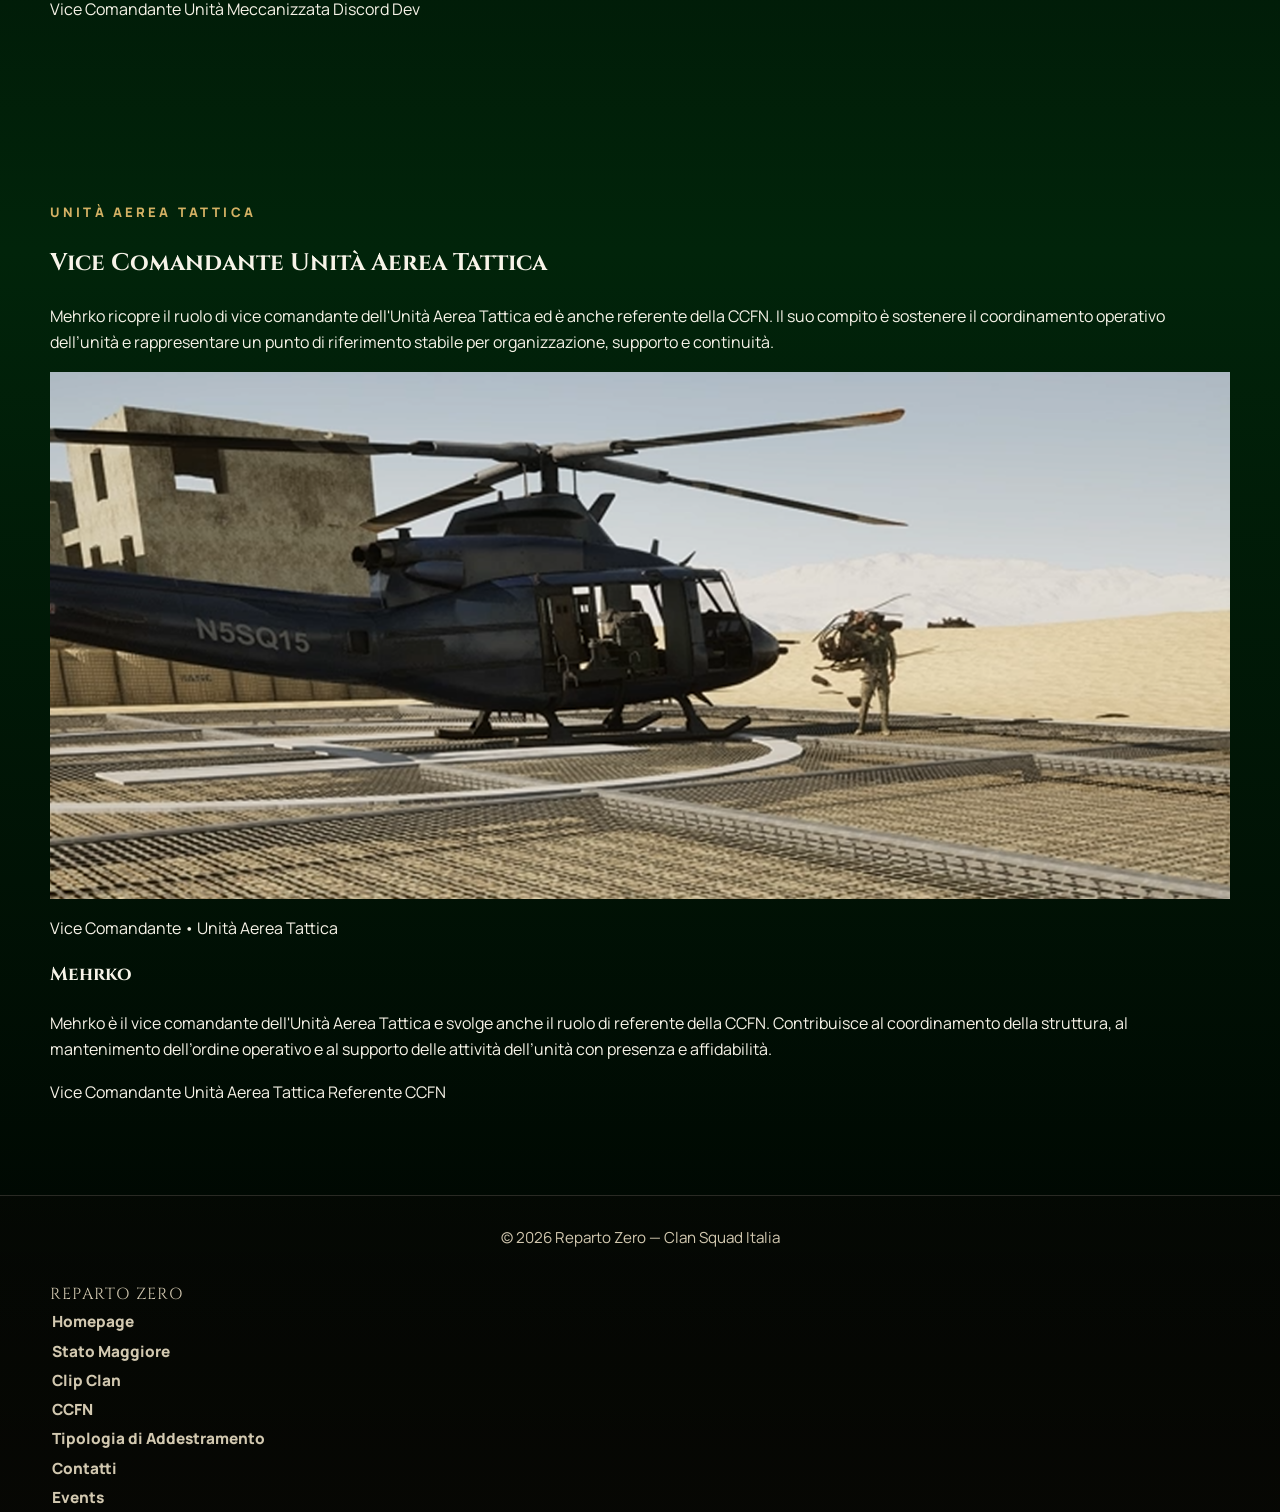
<file: stato maggiore.html>
<!DOCTYPE html>
<html lang="it">
<head>
  <meta charset="UTF-8" />
  <meta name="viewport" content="width=device-width, initial-scale=1.0" />
  <title>Stato Maggiore | Reparto Zero</title>
  <meta name="description" content="Presentazione dello Stato Maggiore del Reparto Zero, degli addestratori e dei ruoli di comando speciali." />

  <link rel="preconnect" href="https://fonts.googleapis.com">
  <link rel="preconnect" href="https://fonts.gstatic.com" crossorigin>
  <link href="https://fonts.googleapis.com/css2?family=Cinzel:wght@500;600;700;800&family=Manrope:wght@400;500;600;700;800&display=swap" rel="stylesheet">
  <link rel="stylesheet" href="style.css">  
  <link rel="icon" type="image/x-icon" href="img/icon.ico">
</head>
<body>
  <header class="site-header">
    <div class="container nav-wrap">
      <a href="index.html#hero" class="brand">
        <span class="brand-mark">RZ</span>
        <span class="brand-text">Reparto Zero</span>
      </a>

      <button class="menu-toggle" aria-label="Apri menu" aria-expanded="false">
        <span></span>
        <span></span>
      </button>

      <nav class="site-nav" aria-label="Menu principale">
        <ul class="dropdown">
          <li>
            <a href="index.html#chi-siamo">Chi siamo</a>
            <ul class="tendina">
              <a href="stato maggiore.html" class="btn-secondary">Stato Maggiore</a>
            </ul>
          </li>
        </ul>
        <a href="index.html#logo-clan">Logo</a>
        <ul class="dropdown">
          <li>
            <a href="index.html#video">Video</a>
            <ul class="tendina">
              <a href="clip clan.html" class="btn-secondary">Clip Clan</a>
            </ul>
          </li>
        </ul>
        <ul class="dropdown">
          <li>
            <a href="index.html#esperienza">Esperienza</a>
            <ul class="tendina">
              <li><a href="ccfn.html" class="btn-secondary">CCFN</a></li>
            </ul>
          </li>
        </ul>
        <ul class="dropdown">
          <li>
            <a href="index.html#reclutamento">Reclutamento</a>
            <ul class="tendina">
              <a href="addestramento.html" class="btn-secondary">Tipologia di Addestramento</a>
            </ul>
          </li>
        </ul>
        
        <a href="index.html#contatti">Contatti</a>
        <a href="invito-eventi.html">Events</a>
      </nav>
    </div>
  </header>

  <main>
    <section class="section">
      <div class="container">
        <div class="hero reveal">
          <p class="eyebrow">Stato Maggiore</p>
          <h1>I Colonnelli Comandanti del Clan</h1>
          <p class="lead">
            Raver88 e Domingo sono i due fondatori del clan e guidano il Reparto Zero con disciplina,
            visione e responsabilità. Questa pagina presenta il loro ruolo all’interno dello Stato Maggiore.
          </p>

          <div class="image-box">
            <img src="img/colonello_commandanti.png" alt="Raver88 e Domingo, colonnelli comandanti del clan" />
          </div>

          <div class="cards">
            <article class="card reveal">
              <h2>Raver88</h2>
              <p>
                Fondatore del clan e riferimento strategico dello Stato Maggiore.
                Coordina la visione generale e mantiene la direzione del gruppo.
              </p>
            </article>

            <article class="card reveal">
              <h2>Domingo</h2>
              <p>
                Fondatore del clan e pilastro operativo della struttura di comando.
                Sostiene l’ordine interno e la compattezza della squadra.
              </p>
            </article>
          </div>
        </div>
      </div>
    </section>

    <section class="section">
      <div class="container">
        <p class="eyebrow">Formazione Reclute</p>
        <h2 class="section-title">Addestratori Reclute</h2>
        <p class="section-text">
          Chiesa e Preacher seguono il percorso iniziale delle reclute, aiutando i nuovi membri a
          integrarsi nel clan con ordine, disciplina e chiarezza. Il loro ruolo è fondamentale per
          costruire basi solide fin dall’ingresso.
        </p>

        <div class="image-box reveal">
          <img src="img/addestratori reclute.png" alt="Chiesa e Preacher, addestratori reclute del clan" />
        </div>

        <div class="cards">
          <article class="card reveal">
            <h2>Chiesa</h2>
            <p>
              Addestratore reclute e reclutatore del clan. Segue i nuovi ingressi e li accompagna nel
              percorso iniziale, trasmettendo regole, metodo e mentalità del reparto.
            </p>
          </article>

          <article class="card reveal">
            <h2>Preacher</h2>
            <p>
              Addestratore reclute e referente della CCFN. Supporta la formazione dei nuovi membri e
              contribuisce al coordinamento e alla continuità operativa del clan.
            </p>
          </article>
        </div>
      </div>
    </section>

    <section class="section">
      <div class="container">
        <p class="eyebrow">Formazione Avanzata</p>
        <h2 class="section-title">Addestratore TL e FTL</h2>
        <p class="section-text">
          Raul è il punto di riferimento per l’addestramento TL e FTL. Oltre al ruolo formativo,
          è anche reclutatore del clan e contribuisce a preparare membri capaci di guidare,
          coordinare e sostenere il reparto nelle attività operative.
        </p>

        <div class="single-profile">
          <div class="profile-image reveal">
            <img src="img/addestratore tl e ftl.png" alt="Raul, addestratore TL e FTL del Reparto Zero" />
          </div>

          <article class="profile-card reveal">
            <p class="profile-role">Addestratore TL e FTL</p>
            <h3>Raul</h3>
            <p>
              Raul si occupa della preparazione dei membri destinati ai ruoli TL e FTL, trasmettendo
              metodo, responsabilità e capacità di gestione sul campo. Il suo lavoro aiuta il clan a
              formare figure affidabili per il coordinamento operativo. Inoltre svolge anche il ruolo
              di reclutatore, contribuendo alla crescita e al rafforzamento della squadra.
            </p>

            <div class="profile-tags">
              <span>Addestratore TL</span>
              <span>Addestratore FTL</span>
              <span>Reclutatore</span>
            </div>
          </article>
        </div>
      </div>
    </section>

    <section class="section">
      <div class="container">
        <p class="eyebrow">Comando Speciale</p>
        <h2 class="section-title">Vice Comandante della Daga d'Acciaio</h2>
        <p class="section-text">
          Patrawkov ricopre il ruolo di vice comandante dell'unità meccanizzata Daga d'Acciaio e contribuisce
          alla gestione tecnica e organizzativa del clan. È anche Discord Dev, con un ruolo importante nello
          sviluppo e nel supporto della struttura digitale del gruppo.
        </p>

        <div class="single-profile">
          <div class="profile-image reveal">
            <img src="img/vice commandante daga d'acciaio.png" alt="Patrawkov, vice comandante dell'unità meccanizzata Daga d'Acciaio e Discord Dev" />
          </div>

          <article class="profile-card reveal">
            <p class="profile-role">Vice Comandante • Unità Meccanizzata</p>
            <h3>Patrawkov</h3>
            <p>
              Patrawkov è il vice comandante dell'unità meccanizzata Daga d'Acciaio e svolge anche il ruolo di
              Discord Dev. Supporta il comando nelle attività operative e cura gli aspetti tecnici e organizzativi
              legati alla presenza digitale del clan.
            </p>

            <div class="profile-tags">
              <span>Vice Comandante</span>
              <span>Unità Meccanizzata</span>
              <span>Discord Dev</span>
            </div>
          </article>
        </div>
      </div>
    </section>

    <section class="section">
      <div class="container">
        <p class="eyebrow">Unità Aerea Tattica</p>
        <h2 class="section-title">Vice Comandante Unità Aerea Tattica</h2>
        <p class="section-text">
          Mehrko ricopre il ruolo di vice comandante dell'Unità Aerea Tattica ed è anche referente della CCFN.
          Il suo compito è sostenere il coordinamento operativo dell’unità e rappresentare un punto di riferimento
          stabile per organizzazione, supporto e continuità.
        </p>

        <div class="single-profile">
          <div class="profile-image reveal">
            <img src="img/vice commandate unita aerea tattica.png" alt="Mehrko, vice comandante dell'Unità Aerea Tattica e referente CCFN" />
          </div>

          <article class="profile-card reveal">
            <p class="profile-role">Vice Comandante • Unità Aerea Tattica</p>
            <h3>Mehrko</h3>
            <p>
              Mehrko è il vice comandante dell'Unità Aerea Tattica e svolge anche il ruolo di referente della CCFN.
              Contribuisce al coordinamento della struttura, al mantenimento dell’ordine operativo e al supporto
              delle attività dell’unità con presenza e affidabilità.
            </p>

            <div class="profile-tags">
              <span>Vice Comandante</span>
              <span>Unità Aerea Tattica</span>
              <span>Referente CCFN</span>
            </div>
          </article>
        </div>
      </div>
    </section>
  </main>

  <footer class="site-footer">
    <div class="container footer-wrap">
      <p>© 2026 Reparto Zero — Clan Squad Italia</p>
    </div>
    <div class="container site-nav" style="display: block;">
      <a href="index.html#hero" class="brand">
        <span class="brand-text">Reparto Zero</span>
      </a>
      <br>
      <ul class="dropdown">
        <li><a href="index.html#hero" class="btn-footer">Homepage</a></li>
        <li><a href="stato maggiore.html" class="btn-footer">Stato Maggiore</a></li>
        <li><a href="clip clan.html" class="btn-footer">Clip Clan</a></li>
        <li><a href="ccfn.html" class="btn-footer">CCFN</a></li>
        <li><a href="addestramento.html" class="btn-footer">Tipologia di Addestramento</a></li>
        <li><a href="contatti" class="btn-footer">Contatti</a></li>
        <li><a href="invito-eventi.html" class="btn-footer">Events</a></li>
      </ul>
    </div>
  </footer>

  <script>
    const observer = new IntersectionObserver((entries) => {
      entries.forEach((entry) => {
        if (entry.isIntersecting) {
          entry.target.classList.add('is-visible');
        }
      });
    }, { threshold: 0.12 });

    document.querySelectorAll('.reveal').forEach((el) => observer.observe(el));
  </script>
</body>
</html>
</file>
<file: style.css>
/* style.css */
:root {
  --bg: #080904;
  --panel: rgba(18, 21, 13, 0.84);
  --panel-strong: rgba(10, 12, 7, 0.92);
  --text: #f7f3e8;
  --muted: #d2c8b0;
  --line: rgba(255, 248, 230, 0.14);
  --gold: #d4b164;
  --shadow: 0 24px 70px rgba(0, 0, 0, 0.42);
  --radius: 24px;
  --container: 1180px;
}

* {
  box-sizing: border-box;
}

html {
  scroll-behavior: smooth;
}

body {
  margin: 0;
  font-family: "Manrope", sans-serif;
  color: var(--text);
  line-height: 1.65;
  background: linear-gradient(#01240a, black, #01240a, black, #01240a, black);
  overflow-x: hidden;
}

img,
video {
  max-width: 100%;
  display: block;
}

a {
  color: inherit;
  text-decoration: none;
}

.container {
  width: min(var(--container), calc(100% - 2rem));
  margin: 0 auto;
}

.site-header {
  position: sticky;
  top: 0;
  z-index: 50;
  border-bottom: 1px solid var(--line);
  backdrop-filter: blur(14px);
  background: linear-gradient(180deg, rgba(7, 8, 4, 0.92), rgba(7, 8, 4, 0.58));
}

.tendina {
  display: none;
  position: absolute;
}

/* Mostra la tendina quando si passa sopra la voce "Categorie" */
.dropdown:hover .tendina {
  display: block;
}

.dropdown, .tendina {
  list-style-type: none;
  padding: 0;
  margin: 0;
}

/* Opzionale: se vuoi disporre le voci principali in orizzontale */
.dropdown {
  display: inline-block;
  vertical-align: middle;
}

.nav-wrap {
  min-height: 78px;
  display: flex;
  align-items: center;
  justify-content: space-between;
  gap: 1rem;
}

.brand {
  display: inline-flex;
  align-items: center;
  gap: 0.9rem;
  font-family: "Cinzel", serif;
  text-transform: uppercase;
  letter-spacing: 0.08em;
}

.brand-mark {
  width: 44px;
  height: 44px;
  border-radius: 12px;
  display: grid;
  place-items: center;
  color: #13130f;
  font-weight: 800;
  background: linear-gradient(135deg, var(--gold), #f0db9a);
  box-shadow: inset 0 1px 0 rgba(255,255,255,0.35), 0 10px 24px rgba(0,0,0,0.24);
}

.brand-text {
  font-size: 1rem;
}

.site-nav {
  display: flex;
  gap: 1.4rem;
  align-items: center;
}

.site-nav a {
  color: var(--muted);
  font-size: 0.96rem;
  position: relative;
}

.site-nav a::after {
  content: "";
  position: absolute;
  left: 0;
  bottom: -0.35rem;
  width: 100%;
  height: 1px;
  background: var(--gold);
  transform: scaleX(0);
  transform-origin: right;
  transition: transform 0.28s ease;
}

.site-nav a:hover {
  color: var(--text);
}

.site-nav a:hover::after {
  transform: scaleX(1);
  transform-origin: left;
}

.menu-toggle {
  display: none;
  width: 52px;
  height: 52px;
  border: 1px solid var(--line);
  border-radius: 14px;
  background: rgba(255,255,255,0.03);
  cursor: pointer;
  padding: 0;
}

.menu-toggle span {
  display: block;
  width: 20px;
  height: 2px;
  margin: 6px auto;
  background: var(--text);
}

.hero-banner {
  position: relative;
  min-height: calc(100svh - 78px);
  display: grid;
  align-items: end;
  overflow: hidden;
  border-bottom: 1px solid var(--line);
}

.hero-banner-video {
  position: absolute;
  inset: 0;
  width: 100%;
  height: 100%;
  object-fit: cover;
  object-position: center;
  filter: saturate(0.95) contrast(1.05);
}

.hero-overlay {
  position: absolute;
  inset: 0;
  background:
    linear-gradient(180deg, rgba(8, 9, 4, 0.32) 0%, rgba(8, 9, 4, 0.56) 38%, rgba(8, 9, 4, 0.9) 100%),
    linear-gradient(90deg, rgba(8, 9, 4, 0.78) 0%, rgba(8, 9, 4, 0.45) 35%, rgba(8, 9, 4, 0.15) 100%);
}

.hero-content {
  position: relative;
  z-index: 2;
  padding: clamp(4rem, 10vw, 7rem) 0 3rem;
}

.hero-panel,
.video-frame,
.logo-frame,
.stack-item,
.step,
.objective-panel,
.contact-panel,
.video-meta {
  border: 1px solid var(--line);
  background:
    linear-gradient(180deg, rgba(255,255,255,0.06), rgba(255,255,255,0.015)),
    var(--panel);
  backdrop-filter: blur(12px);
  box-shadow: var(--shadow);
}

.hero-panel {
  max-width: 760px;
  padding: clamp(1.4rem, 3vw, 2rem);
  border-radius: 28px;
}

.eyebrow,
.section-kicker {
  margin: 0 0 1rem;
  color: var(--gold);
  font-size: 0.82rem;
  letter-spacing: 0.24em;
  text-transform: uppercase;
  font-weight: 800;
}

h1, h2, h3, blockquote {
  font-family: "Cinzel", serif;
}

.hero-panel h1 {
  margin: 0 0 1rem;
  font-size: clamp(3rem, 8vw, 6rem);
  line-height: 0.93;
  max-width: 9ch;
  text-wrap: balance;
}

.lead {
  margin: 0;
  max-width: 62ch;
  font-size: clamp(1rem, 1.4vw, 1.14rem);
  color: var(--muted);
}

.hero-actions {
  display: flex;
  flex-wrap: wrap;
  gap: 0.9rem;
  margin: 1.8rem 0 1.2rem;
}

.btn {
  display: inline-flex;
  align-items: center;
  justify-content: center;
  min-height: 54px;
  padding: 0.95rem 1.35rem;
  border-radius: 999px;
  font-weight: 800;
  border: 1px solid transparent;
  transition: transform 0.22s ease, box-shadow 0.22s ease, background 0.22s ease, border-color 0.22s ease;
}

.btn:hover {
  transform: translateY(-2px);
}

.btn-primary {
  color: #11110d;
  background: linear-gradient(135deg, var(--gold), #efd58f);
  box-shadow: 0 14px 30px rgba(212, 177, 100, 0.24);
}

.btn-secondary {
  color: var(--text);
}

.hero-points {
  display: flex;
  flex-wrap: wrap;
  gap: 0.75rem;
  list-style: none;
  margin: 0;
  padding: 0;
}

.hero-points li {
  padding: 0.68rem 0.95rem;
  border-radius: 999px;
  border: 1px solid var(--line);
  background: rgba(255,255,255,0.04);
  color: var(--muted);
  font-size: 0.92rem;
}

.section {
  padding: clamp(4.5rem, 7vw, 7rem) 0;
}

.logo-showcase-grid,
.intro-layout,
.objective-grid,
.final-grid {
  display: grid;
  grid-template-columns: 1fr 1fr;
  gap: clamp(1.6rem, 4vw, 3rem);
  align-items: start;
}

.split-grid,
.recruit-grid {
  display: grid;
  grid-template-columns: 0.95fr 1.05fr;
  gap: clamp(1.6rem, 4vw, 3rem);
  align-items: start;
}

.video-section-head {
  display: grid;
  grid-template-columns: 0.8fr 1.2fr;
  gap: 1.6rem;
  align-items: end;
  margin-bottom: 1.4rem;
}

.video-grid {
  display: grid;
  grid-template-columns: repeat(2, 1fr);
  gap: 1.2rem;
  align-items: start;
}

.video-card {
  display: grid;
  gap: 0.9rem;
}

.logo-showcase-copy h2,
.intro-title h2,
.split-heading h2,
.recruit-copy h2,
.final-grid h2,
.video-copy h2 {
  font-size: clamp(1.9rem, 4vw, 3rem);
  line-height: 1.08;
  margin: 0;
  text-wrap: balance;
}

.logo-showcase-copy p,
.intro-text p,
.objective-panel p,
.recruit-copy p,
.final-grid p,
.video-copy p,
.video-meta p {
  color: var(--muted);
  margin-top: 0;
}

.video-frame {
  overflow: hidden;
  border-radius: 28px;
  padding: 0;
  background: #000;
}

.video-frame video {
  width: 100%;
  aspect-ratio: 16 / 9;
  object-fit: cover;
  display: block;
  background: #000;
}

.video-meta {
  border-radius: 22px;
  padding: 1rem 1.1rem;
}

.video-meta h3 {
  margin: 0 0 0.35rem;
  font-size: 1.15rem;
}

.video-meta p {
  margin-bottom: 0;
}

.logo-frame {
  padding: 1rem;
  border-radius: 32px;
}

.logo-frame img {
  width: 100%;
  aspect-ratio: 1 / 1;
  object-fit: cover;
  border-radius: 24px;
  border: 1px solid rgba(255,255,255,0.08);
}

.accent-line {
  width: 90px;
  height: 2px;
  margin: 1.2rem 0;
  background: linear-gradient(90deg, var(--gold), transparent);
}

.stats-row {
  display: flex;
  flex-wrap: wrap;
  gap: 0.9rem;
  margin-top: 1.6rem;
}

.stat {
  padding: 0.9rem 1rem;
  border-radius: 18px;
  border: 1px solid var(--line);
  background: rgba(255,255,255,0.04);
  min-width: 150px;
}

.stat strong {
  display: block;
  font-family: "Cinzel", serif;
  font-size: 1.15rem;
  color: var(--gold);
}

.stat span {
  color: var(--muted);
  font-size: 0.92rem;
}

.stack-list,
.steps {
  display: grid;
  gap: 1rem;
}

.stack-item,
.step,
.objective-panel,
.contact-panel {
  padding: 1.35rem 1.25rem;
  border-radius: var(--radius);
}

.stack-item {
  display: grid;
  grid-template-columns: 70px 1fr;
  gap: 1rem;
  align-items: start;
}

.item-number,
.step span {
  font-family: "Cinzel", serif;
  color: var(--gold);
  font-size: 1.4rem;
  line-height: 1;
}

.stack-item h3,
.step h3,
.contact-panel h3 {
  margin: 0 0 0.5rem;
  font-size: 1.2rem;
}

.stack-item p,
.step p,
.contact-panel p {
  margin: 0;
  color: var(--muted);
}

.objective-quote blockquote {
  margin: 0;
  font-size: clamp(1.35rem, 2.4vw, 2.2rem);
  line-height: 1.25;
  padding-left: 1rem;
  border-left: 2px solid rgba(212, 177, 100, 0.45);
}

.steps {
  grid-template-columns: repeat(3, 1fr);
}

.contact-panel a.inline-link {
  color: var(--gold);
  text-decoration: underline;
  text-underline-offset: 3px;
}
.join-section {
  padding: 6rem 0;
}

.join-grid {
  display: grid;
  grid-template-columns: 1.1fr 0.9fr;
  gap: 3rem;
  align-items: center;
}

.join-copy {
  max-width: 700px;
}

.join-copy .section-kicker {
  margin-bottom: 1rem;
}

.join-copy h2 {
  margin: 0 0 1rem;
  font-size: clamp(1.9rem, 4vw, 3rem);
  line-height: 1.08;
  max-width: 12ch;
  text-transform: uppercase;
  text-wrap: balance;
}


.join-copy p {
  margin: 0;
  max-width: 58ch;
  color: var(--muted);
  font-size: 1.05rem;
}

.contact-panel {
  padding: 1.6rem 1.5rem;
  border-radius: 28px;
  background: rgba(255,255,255,0.04);
  border: 1px solid var(--line);
  box-shadow: var(--shadow);
}

.contact-panel h3 {
  margin: 0 0 1rem;
  font-size: 1.8rem;
}

.contact-panel p {
  margin: 0.35rem 0;
  color: var(--muted);
}

.contact-panel p strong {
  color: var(--text);
}

.contact-panel .inline-link {
  color: var(--gold);
  text-decoration: underline;
  text-underline-offset: 3px;
}

.contact-panel .btn {
  margin-top: 1rem;
  width: fit-content;
}

@media (max-width: 980px) {
  .join-grid {
    grid-template-columns: 1fr;
    gap: 1.8rem;
  }

  .join-copy h2 {
    max-width: none;
    font-size: clamp(2.4rem, 7vw, 4rem);
  }

  .join-copy p {
    max-width: none;
  }
}

.ccfn-image{
  margin: 1.2rem 0 1.4rem;
  display: flex;
}

.ccfn-image img{
  max-width: 320px;
  width: 100%;
  height: auto;
  display: block;
  filter: drop-shadow(0 18px 30px rgba(0,0,0,.35));
}

.site-footer {
  border-top: 1px solid var(--line);
  background: linear-gradient(180deg, rgba(7, 8, 4, 0.58), rgba(7, 8, 4, 0.92));
}

.btn-footer {
  display: inline-flex;
  align-items: center;
  justify-content: center;
  margin: 2px;
  font-weight: 800;
  transition: transform 0.22s ease, box-shadow 0.22s ease, background 0.22s ease, border-color 0.22s ease;
}

.footer-wrap {
  min-height: 84px;
  display: flex;
  align-items: center;
  justify-content: center;
  gap: 1rem;
  color: var(--muted);
  font-size: 0.95rem;
}

@media (max-width: 980px) {
  .logo-showcase-grid,
  .intro-layout,
  .objective-grid,
  .final-grid,
  .split-grid,
  .recruit-grid,
  .video-section-head,
  .video-grid {
    grid-template-columns: 1fr;
  }

  .steps {
    grid-template-columns: 1fr;
  }
}

@media (max-width: 760px) {
  .menu-toggle {
    display: inline-block;
  }

  .site-nav {
    position: absolute;
    left: 1rem;
    right: 1rem;
    top: calc(100% + 0.6rem);
    display: grid;
    gap: 0.2rem;
    padding: 0.8rem;
    border-radius: 18px;
    border: 1px solid var(--line);
    background: rgba(15, 16, 12, 0.96);
    backdrop-filter: blur(14px);
    box-shadow: var(--shadow);
    opacity: 0;
    visibility: hidden;
    transform: translateY(-8px);
    transition: 0.25s ease;
  }

  .site-nav.open {
    opacity: 1;
    visibility: visible;
    transform: translateY(0);
  }

  .site-nav a {
    padding: 0.85rem 0.5rem;
  }

  .hero-banner {
    min-height: 90svh;
  }

  .footer-wrap {
    flex-direction: column;
    text-align: center;
    padding: 1rem;
  }
}
</file>
